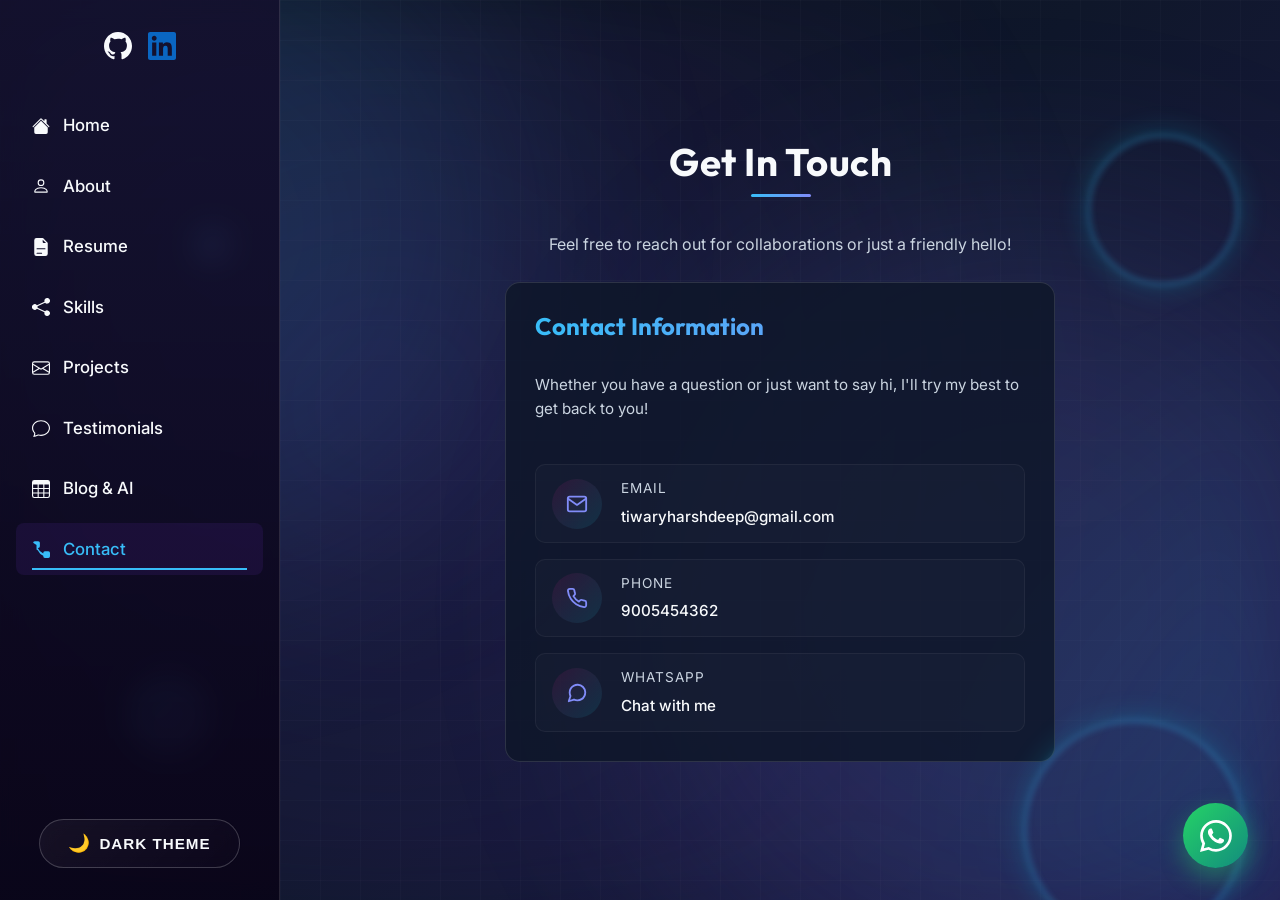
<file: contact.html>
<!DOCTYPE html>
<html lang="en">
<head>
    <meta charset="UTF-8">
    <meta name="viewport" content="width=device-width, initial-scale=1.0">
    <title>Harshdeep Tiwari - Contact</title>
    <!-- CSS Links -->
    <link rel="stylesheet" href="main.css">
    <link rel="stylesheet" href="layout.css">
    <link rel="stylesheet" href="animations.css">
</head>
<body>
    
    <!-- Left Sidebar -->
    <aside class="sidebar">
        <div class="sidebar-profile">
            <div class="sidebar-socials" style="display: flex; justify-content: center; gap: 1rem;">
                <a href="https://github.com/tiwaryharshdeep-ui" target="_blank" rel="noopener noreferrer" style="color: var(--text-color); transition: transform 0.3s, color 0.3s;" onmouseover="this.style.transform='scale(1.2)'; this.style.color='var(--primary-accent)';" onmouseout="this.style.transform='scale(1)'; this.style.color='var(--text-color)';" title="GitHub">
                    <svg width="28" height="28" viewBox="0 0 24 24" fill="currentColor" xmlns="http://www.w3.org/2000/svg"><path d="M12 0C5.37 0 0 5.373 0 12c0 5.302 3.438 9.8 8.207 11.387.6.113.793-.261.793-.577v-2.234c-3.338.726-4.033-1.416-4.033-1.416-.546-1.387-1.333-1.756-1.333-1.756-1.089-.745.083-.729.083-.729 1.205.084 1.839 1.237 1.839 1.237 1.07 1.834 2.807 1.304 3.492.997.107-.775.418-1.305.762-1.604-2.665-.305-5.467-1.334-5.467-5.931 0-1.311.469-2.381 1.236-3.221-.124-.303-.535-1.524.117-3.176 0 0 1.008-.322 3.301 1.23A11.509 11.509 0 0112 5.803c1.02.005 2.047.138 3.006.404 2.291-1.552 3.297-1.23 3.297-1.23.653 1.653.242 2.874.118 3.176.77.84 1.235 1.911 1.235 3.221 0 4.609-2.807 5.624-5.479 5.921.43.372.823 1.102.823 2.222v3.293c0 .319.192.694.801.576C20.566 21.797 24 17.3 24 12c0-6.627-5.373-12-12-12z"/></svg>
                </a>
                <a href="https://www.linkedin.com/in/harshdeep-tiwari-464042344" target="_blank" rel="noopener noreferrer" style="transition: transform 0.3s;" onmouseover="this.style.transform='scale(1.2)'" onmouseout="this.style.transform='scale(1)'" title="LinkedIn">
                    <svg width="28" height="28" viewBox="0 0 24 24" fill="#0A66C2" xmlns="http://www.w3.org/2000/svg"><path d="M20.447 20.452h-3.554v-5.569c0-1.328-.027-3.037-1.852-3.037-1.853 0-2.136 1.445-2.136 2.939v5.667H9.351V9h3.414v1.561h.046c.477-.9 1.637-1.85 3.37-1.85 3.601 0 4.267 2.37 4.267 5.455v6.286zM5.337 7.433c-1.144 0-2.063-.926-2.063-2.065 0-1.138.92-2.063 2.063-2.063 1.14 0 2.064.925 2.064 2.063 0 1.139-.925 2.065-2.064 2.065zm1.782 13.019H3.555V9h3.564v11.452zM22.225 0H1.771C.792 0 0 .774 0 1.729v20.542C0 23.227.792 24 1.771 24h20.451C23.2 24 24 23.227 24 22.271V1.729C24 .774 23.2 0 22.222 0h.003z"/></svg>
                </a>
            </div>
        </div>
        <nav class="sidebar-nav">
            <ul class="nav-links">
                <li><a href="index.html">Home</a></li>
                <li><a href="about.html">About</a></li>
                <li><a href="resume.html">Resume</a></li>
                <li><a href="skills.html">Skills</a></li>
                <li><a href="projects.html">Projects</a></li>
                <li><a href="testimonials.html">Testimonials</a></li>
                <li><a href="blog.html">Blog & AI</a></li>
                <li><a href="contact.html" class="active">Contact</a></li>
            </ul>
        </nav>
        <div class="sidebar-footer">
            <button id="theme-toggle" class="theme-toggle-btn" aria-label="Toggle theme">☀️ Theme</button>
        </div>
    </aside>

    <!-- Main Content -->
    <main class="main-content" style="height: 100vh; overflow: hidden; display: flex; align-items: center;">
        <section id="contact" style="width: 100%; padding: 0;">
            <div class="container">
                <div class="section-header" style="margin-bottom: 1.2rem;">
                    <h2 class="section-title">Get In Touch</h2>
                </div>
                <p class="contact-desc text-center" style="margin-bottom: 1.5rem; font-size: 1rem;">Feel free to reach out for collaborations or just a friendly hello!</p>
                
                <div class="contact-grid" style="grid-template-columns: 1fr; max-width: 550px; margin: 0 auto;">
                    <div class="contact-info card" style="padding: 1.8rem;">
                        <h3 style="font-size: 1.5rem; margin-bottom: 0.5rem;">Contact Information</h3>
                        <p class="info-text" style="margin-bottom: 1.2rem; font-size: 0.95rem;">Whether you have a question or just want to say hi, I'll try my best to get back to you!</p>
                        
                        <div class="contact-methods" style="gap: 1rem;">
                            <div class="contact-method" style="padding: 0.8rem 1rem;">
                                <div class="method-icon">
                                    <svg width="22" height="22" viewBox="0 0 24 24" fill="none" stroke="currentColor" stroke-width="2" stroke-linecap="round" stroke-linejoin="round"><path d="M4 4h16c1.1 0 2 .9 2 2v12c0 1.1-.9 2-2 2H4c-1.1 0-2-.9-2-2V6c0-1.1.9-2 2-2z"></path><polyline points="22,6 12,13 2,6"></polyline></svg>
                                </div>
                                <div class="method-details">
                                    <span class="method-title" style="font-size: 0.85rem;">Email</span>
                                    <a href="#" class="contact-link action-modal-trigger" data-type="email" data-target="tiwaryharshdeep@gmail.com" style="font-size: 0.95rem;">tiwaryharshdeep@gmail.com</a>
                                </div>
                            </div>
                            
                            <div class="contact-method" style="padding: 0.8rem 1rem;">
                                <div class="method-icon">
                                    <svg width="22" height="22" viewBox="0 0 24 24" fill="none" stroke="currentColor" stroke-width="2" stroke-linecap="round" stroke-linejoin="round"><path d="M22 16.92v3a2 2 0 0 1-2.18 2 19.79 19.79 0 0 1-8.63-3.07 19.5 19.5 0 0 1-6-6 19.79 19.79 0 0 1-3.07-8.67A2 2 0 0 1 4.11 2h3a2 2 0 0 1 2 1.72 12.84 12.84 0 0 0 .7 2.81 2 2 0 0 1-.45 2.11L8.09 9.91a16 16 0 0 0 6 6l1.27-1.27a2 2 0 0 1 2.11-.45 12.84 12.84 0 0 0 2.81.7A2 2 0 0 1 22 16.92z"></path></svg>
                                </div>
                                <div class="method-details">
                                    <span class="method-title" style="font-size: 0.85rem;">Phone</span>
                                    <a href="tel:+919005454362" class="contact-link" style="font-size: 0.95rem;">9005454362</a>
                                </div>
                            </div>
                            
                            <div class="contact-method" style="padding: 0.8rem 1rem;">
                                <div class="method-icon">
                                    <svg width="22" height="22" viewBox="0 0 24 24" fill="none" stroke="currentColor" stroke-width="2" stroke-linecap="round" stroke-linejoin="round"><path d="M21 11.5a8.38 8.38 0 0 1-.9 3.8 8.5 8.5 0 0 1-7.6 4.7 8.38 8.38 0 0 1-3.8-.9L3 21l1.9-5.7a8.38 8.38 0 0 1-.9-3.8 8.5 8.5 0 0 1 4.7-7.6 8.38 8.38 0 0 1 3.8-.9h.5a8.48 8.48 0 0 1 8 8v.5z"></path></svg>
                                </div>
                                <div class="method-details">
                                    <span class="method-title" style="font-size: 0.85rem;">WhatsApp</span>
                                    <a href="#" class="contact-link action-modal-trigger" data-type="whatsapp" data-target="919005454362" style="font-size: 0.95rem;">Chat with me</a>
                                </div>
                            </div>
                        </div>
                    </div>
                </div>
            </div>
        </section>
    <!-- Action Modal -->
    <div id="action-modal" class="modal">
        <div class="modal-content card">
            <span class="close-modal">&times;</span>
            <h3 id="modal-title" style="margin-bottom: 0.5rem; background: linear-gradient(to right, var(--primary-accent), var(--secondary-accent)); -webkit-background-clip: text; -webkit-text-fill-color: transparent;">Please enter your details</h3>
            <p style="color: var(--text-muted); margin-bottom: 1.5rem;">Let me know a bit about you before we connect.</p>
            <form id="action-form" class="contact-form">
                <input type="hidden" id="action-type" value="">
                <input type="hidden" id="action-target" value="">
                <div class="form-group">
                    <input type="text" id="action-name" name="name" class="form-input" placeholder="Your Name" required>
                </div>
                <div class="form-group">
                    <input type="text" id="action-purpose" name="purpose" class="form-input" placeholder="Purpose of contact / Message" required>
                </div>
                <button type="submit" class="btn btn-primary submit-btn">
                    <span>Continue</span>
                </button>
            </form>
        </div>
    </div>
    </main>

    <!-- JS Scripts -->
    <script src="data.js"></script>
    <script src="navigation.js"></script>
    <script src="main.js"></script>
</body>
</html>
</file>
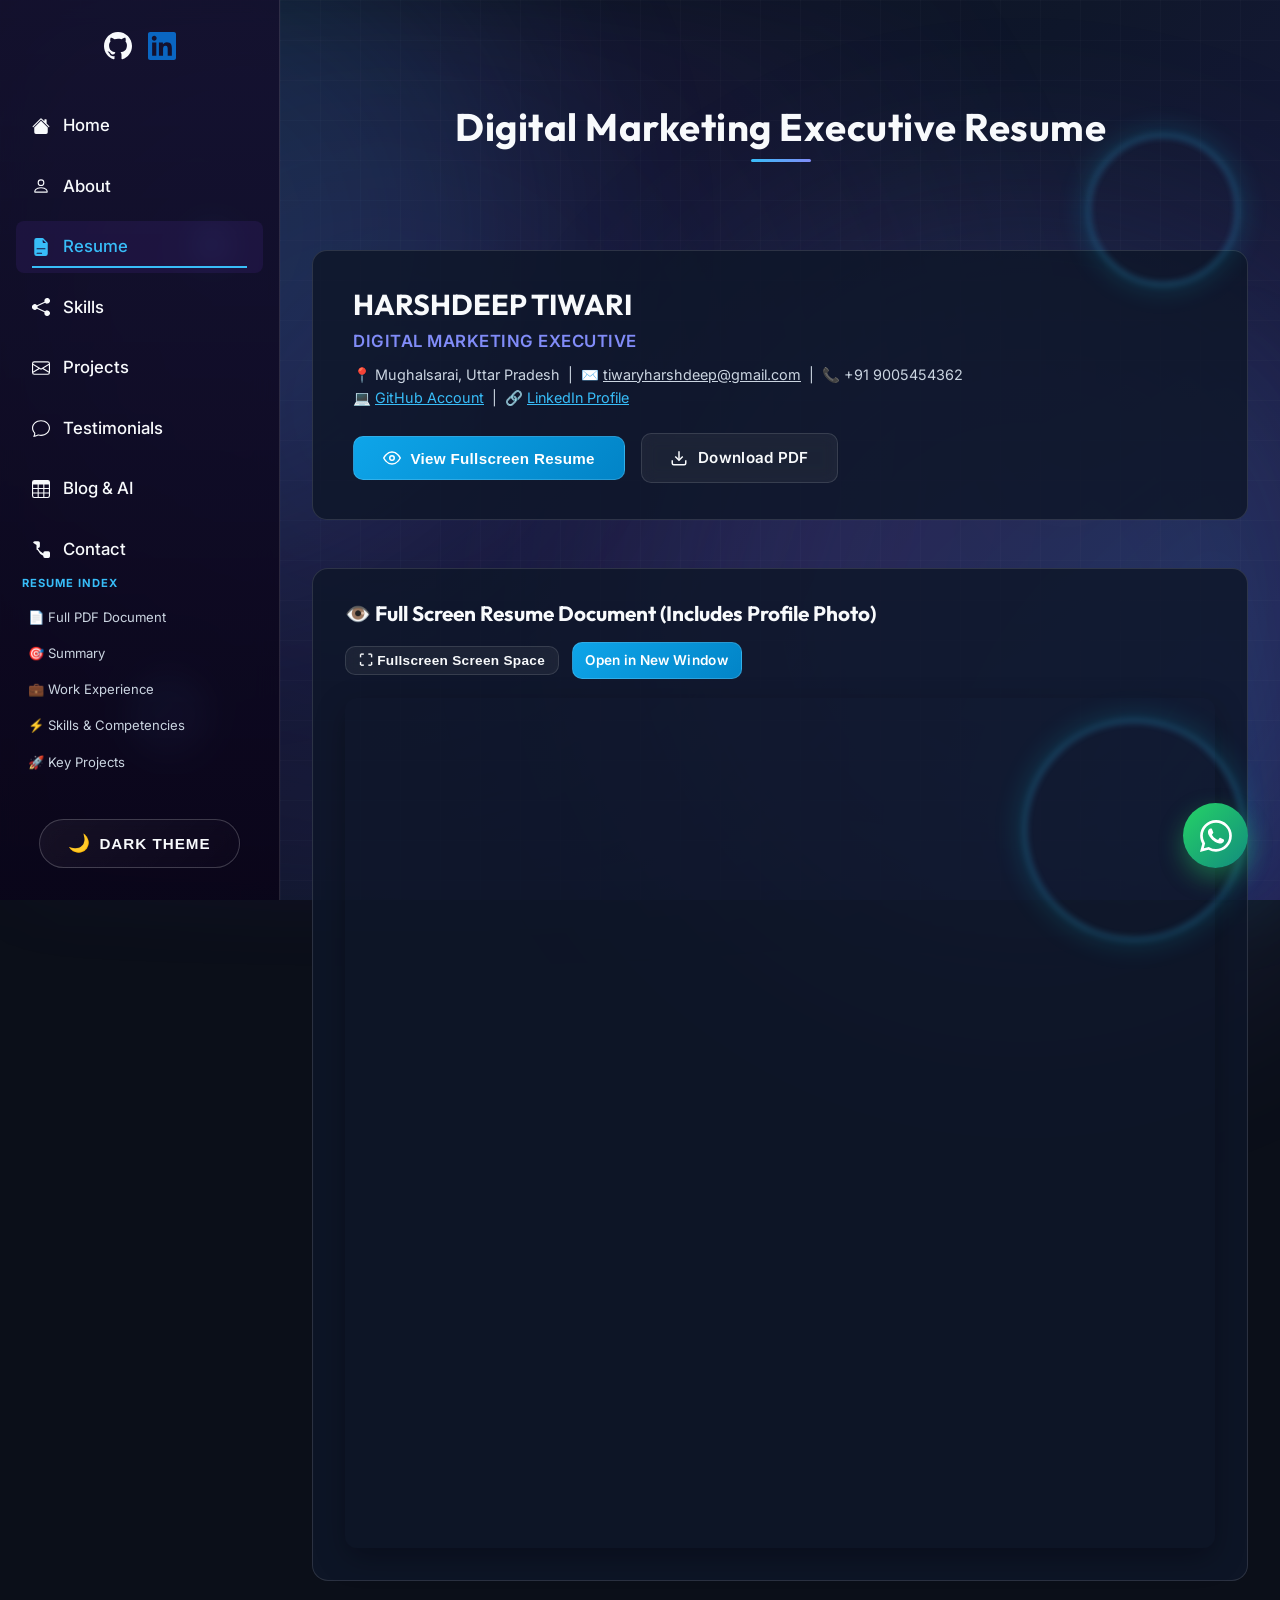
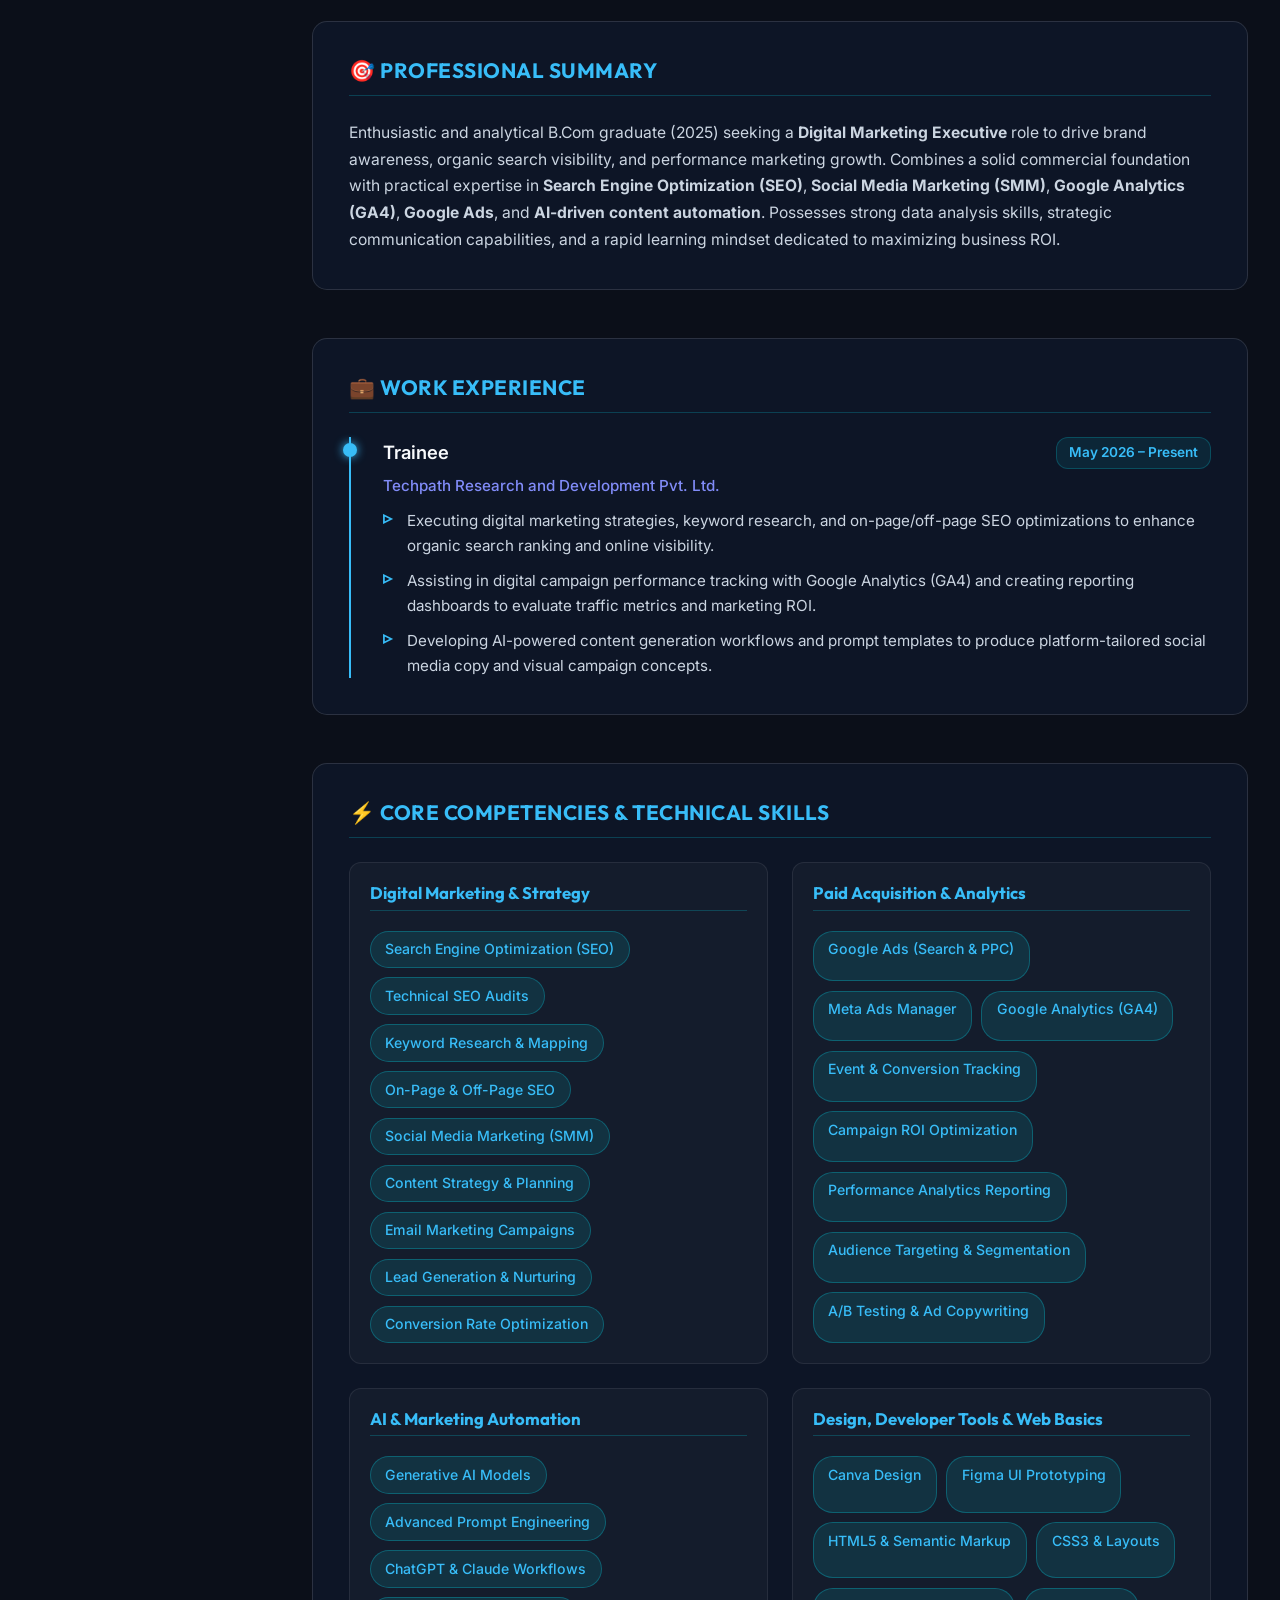
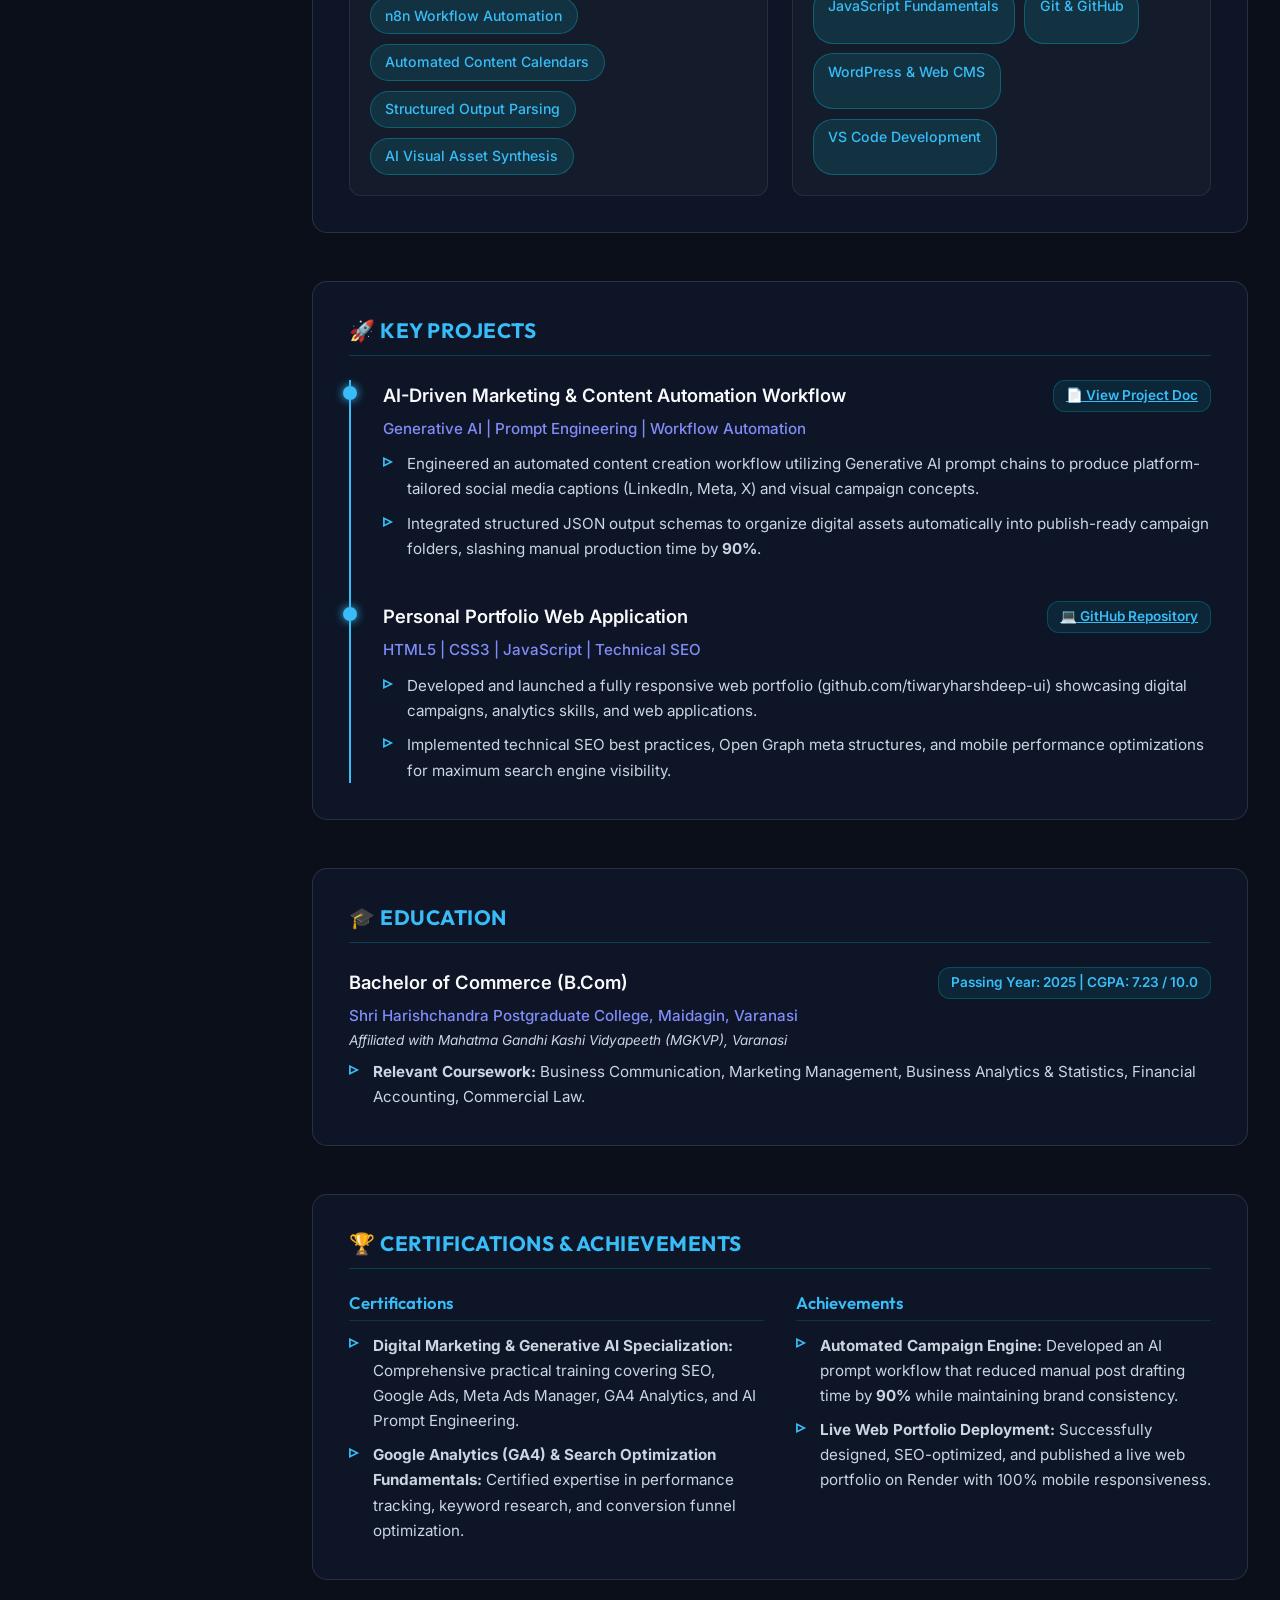
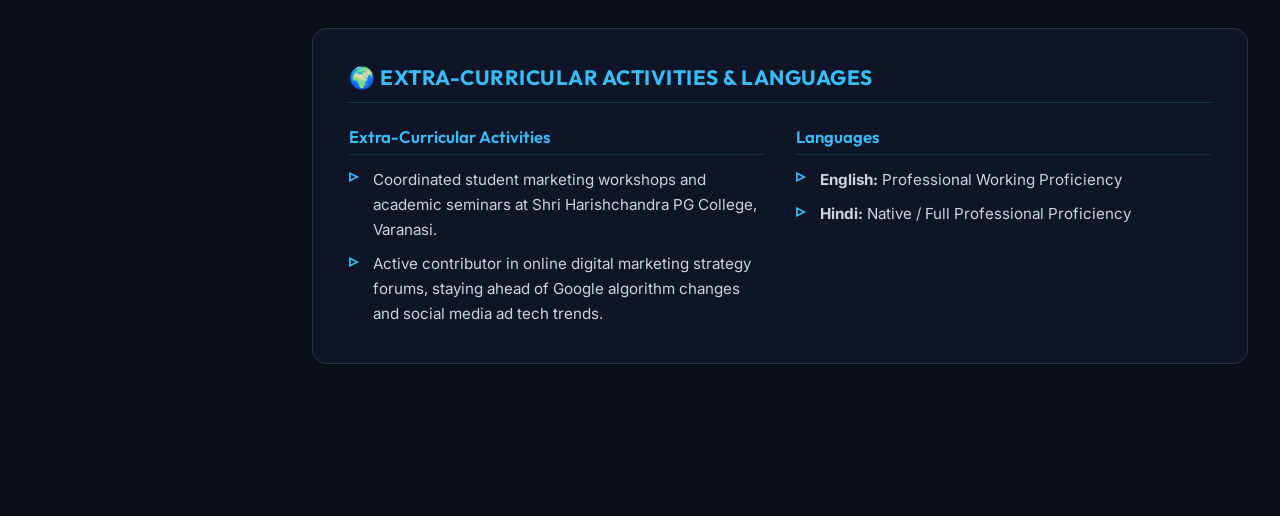
<file: resume.html>
<!DOCTYPE html>
<html lang="en">
<head>
    <meta charset="UTF-8">
    <meta name="viewport" content="width=device-width, initial-scale=1.0">
    <title>Harshdeep Tiwari - Digital Marketing Executive ATS Resume</title>
    <!-- CSS Links -->
    <link rel="stylesheet" href="main.css">
    <link rel="stylesheet" href="layout.css">
    <link rel="stylesheet" href="animations.css">
    <!-- SEO Meta Tags -->
    <meta name="description" content="Harshdeep Tiwari - Digital Marketing Executive ATS Resume. B.Com 2025 Graduate specializing in SEO, Google Analytics GA4, Paid Ads, and AI Automation.">
    <meta name="keywords" content="Harshdeep Tiwari, Digital Marketing Executive, ATS Resume, B.Com, SEO, SMM, Google Analytics, Meta Ads, Generative AI">
    <meta name="author" content="Harshdeep Tiwari">
</head>
<body>
    
    <!-- Left Sidebar -->
    <aside class="sidebar">
        <div class="sidebar-profile">
            <div class="sidebar-socials" style="display: flex; justify-content: center; gap: 1rem;">
                <a href="https://github.com/tiwaryharshdeep-ui" target="_blank" rel="noopener noreferrer" style="color: var(--text-color); transition: transform 0.3s, color 0.3s;" onmouseover="this.style.transform='scale(1.2)'; this.style.color='var(--primary-accent)';" onmouseout="this.style.transform='scale(1)'; this.style.color='var(--text-color)';" title="GitHub Account">
                    <svg width="28" height="28" viewBox="0 0 24 24" fill="currentColor" xmlns="http://www.w3.org/2000/svg"><path d="M12 0C5.37 0 0 5.373 0 12c0 5.302 3.438 9.8 8.207 11.387.6.113.793-.261.793-.577v-2.234c-3.338.726-4.033-1.416-4.033-1.416-.546-1.387-1.333-1.756-1.333-1.756-1.089-.745.083-.729.083-.729 1.205.084 1.839 1.237 1.839 1.237 1.07 1.834 2.807 1.304 3.492.997.107-.775.418-1.305.762-1.604-2.665-.305-5.467-1.334-5.467-5.931 0-1.311.469-2.381 1.236-3.221-.124-.303-.535-1.524.117-3.176 0 0 1.008-.322 3.301 1.23A11.509 11.509 0 0112 5.803c1.02.005 2.047.138 3.006.404 2.291-1.552 3.297-1.23 3.297-1.23.653 1.653.242 2.874.118 3.176.77.84 1.235 1.911 1.235 3.221 0 4.609-2.807 5.624-5.479 5.921.43.372.823 1.102.823 2.222v3.293c0 .319.192.694.801.576C20.566 21.797 24 17.3 24 12c0-6.627-5.373-12-12-12z"/></svg>
                </a>
                <a href="https://www.linkedin.com/in/harshdeep-tiwari-464042344" target="_blank" rel="noopener noreferrer" style="transition: transform 0.3s;" onmouseover="this.style.transform='scale(1.2)'" onmouseout="this.style.transform='scale(1)'" title="LinkedIn">
                    <svg width="28" height="28" viewBox="0 0 24 24" fill="#0A66C2" xmlns="http://www.w3.org/2000/svg"><path d="M20.447 20.452h-3.554v-5.569c0-1.328-.027-3.037-1.852-3.037-1.853 0-2.136 1.445-2.136 2.939v5.667H9.351V9h3.414v1.561h.046c.477-.9 1.637-1.85 3.37-1.85 3.601 0 4.267 2.37 4.267 5.455v6.286zM5.337 7.433c-1.144 0-2.063-.926-2.063-2.065 0-1.138.92-2.063 2.063-2.063 1.14 0 2.064.925 2.064 2.063 0 1.139-.925 2.065-2.064 2.065zm1.782 13.019H3.555V9h3.564v11.452zM22.225 0H1.771C.792 0 0 .774 0 1.729v20.542C0 23.227.792 24 1.771 24h20.451C23.2 24 24 23.227 24 22.271V1.729C24 .774 23.2 0 22.222 0h.003z"/></svg>
                </a>
            </div>
        </div>
        <nav class="sidebar-nav">
            <ul class="nav-links">
                <li><a href="index.html">Home</a></li>
                <li><a href="about.html">About</a></li>
                <li><a href="resume.html" class="active">Resume</a></li>
                <li><a href="skills.html">Skills</a></li>
                <li><a href="projects.html">Projects</a></li>
                <li><a href="testimonials.html">Testimonials</a></li>
                <li><a href="blog.html">Blog & AI</a></li>
                <li><a href="contact.html">Contact</a></li>
            </ul>

            <!-- Resume Sections Sub-Menu Inside Main Left Sidebar -->
            <div class="sidebar-resume-nav">
                <span class="sidebar-section-title">Resume Index</span>
                <ul class="sidebar-sub-links">
                    <li><a href="#pdf-viewer-section" class="sidebar-sub-link active">📄 Full PDF Document</a></li>
                    <li><a href="#summary-section" class="sidebar-sub-link">🎯 Summary</a></li>
                    <li><a href="#experience-section" class="sidebar-sub-link">💼 Work Experience</a></li>
                    <li><a href="#skills-section" class="sidebar-sub-link">⚡ Skills & Competencies</a></li>
                    <li><a href="#projects-section" class="sidebar-sub-link">🚀 Key Projects</a></li>
                    <li><a href="#education-section" class="sidebar-sub-link">🎓 Education</a></li>
                    <li><a href="#certifications-section" class="sidebar-sub-link">🏆 Certifications</a></li>
                    <li><a href="#languages-section" class="sidebar-sub-link">🌍 Languages & Activities</a></li>
                </ul>
            </div>
        </nav>
        <div class="sidebar-footer">
            <button id="theme-toggle" class="theme-toggle-btn" aria-label="Toggle theme">☀️ Theme</button>
        </div>
    </aside>

    <!-- Main Content Dashboard -->
    <main class="main-content">
        <section id="resume">
            <div class="container" style="max-width: 1050px;">
                <div class="section-header">
                    <h2 class="section-title">Digital Marketing Executive Resume</h2>
                </div>

                <!-- Header Banner Card -->
                <div class="card card-glow resume-header-card">
                    <div>
                        <h3 style="font-size: 1.8rem; margin-bottom: 0.4rem; color: var(--text-color);">HARSHDEEP TIWARI</h3>
                        <p style="color: var(--secondary-accent); font-weight: 600; font-size: 1.05rem; margin-bottom: 0.5rem; letter-spacing: 0.5px;">DIGITAL MARKETING EXECUTIVE</p>
                        <p style="color: var(--text-muted); font-size: 0.9rem; line-height: 1.6;">
                            📍 Mughalsarai, Uttar Pradesh &nbsp;|&nbsp; ✉️ <a href="mailto:tiwaryharshdeep@gmail.com" style="color: var(--text-muted); text-decoration: underline;">tiwaryharshdeep@gmail.com</a> &nbsp;|&nbsp; 📞 +91 9005454362<br>
                            💻 <a href="https://github.com/tiwaryharshdeep-ui" target="_blank" rel="noopener noreferrer" style="color: var(--primary-accent); text-decoration: underline;">GitHub Account</a> &nbsp;|&nbsp; 🔗 <a href="https://www.linkedin.com/in/harshdeep-tiwari-464042344" target="_blank" rel="noopener noreferrer" style="color: var(--primary-accent); text-decoration: underline;">LinkedIn Profile</a>
                        </p>
                    </div>
                    <div class="resume-download-box">
                        <button id="view-resume-btn" onclick="openFullscreenResume()" class="btn btn-primary" style="cursor: pointer;">
                            <svg width="18" height="18" viewBox="0 0 24 24" fill="none" stroke="currentColor" stroke-width="2"><path d="M1 12s4-8 11-8 11 8 11 8-4 8-11 8-11-8-11-8z"></path><circle cx="12" cy="12" r="3"></circle></svg>
                            View Fullscreen Resume
                        </button>
                        <a href="pdf/Harshdeep_Tiwari_Resume.pdf" download="Harshdeep_Tiwari_Resume.pdf" target="_blank" rel="noopener noreferrer" class="btn btn-secondary">
                            <svg width="18" height="18" viewBox="0 0 24 24" fill="none" stroke="currentColor" stroke-width="2"><path d="M21 15v4a2 2 0 0 1-2 2H5a2 2 0 0 1-2-2v-4"></path><polyline points="7 10 12 15 17 10"></polyline><line x1="12" y1="15" x2="12" y2="3"></line></svg>
                            Download PDF
                        </a>
                    </div>
                </div>

                <!-- Fullscreen Live PDF View Section -->
                <div id="pdf-viewer-section" class="pdf-viewer-card card-glow" style="margin-bottom: 2.5rem;">
                    <div style="display: flex; justify-content: space-between; align-items: center; margin-bottom: 1.2rem; flex-wrap: wrap; gap: 1rem;">
                        <h3 style="color: var(--text-color); font-size: 1.3rem; margin: 0; display: flex; align-items: center; gap: 0.5rem;">
                            <span>👁️ Full Screen Resume Document (Includes Profile Photo)</span>
                        </h3>
                        <div style="display: flex; gap: 0.8rem; align-items: center;">
                            <button onclick="openFullscreenResume()" class="btn btn-secondary" style="font-size: 0.85rem; padding: 0.4rem 0.8rem;">
                                ⛶ Fullscreen Screen Space
                            </button>
                            <a href="pdf/Harshdeep_Tiwari_Resume.pdf" target="_blank" class="btn btn-primary" style="font-size: 0.85rem; padding: 0.4rem 0.8rem;">
                                Open in New Window
                            </a>
                        </div>
                    </div>
                    <div class="pdf-iframe-wrapper">
                        <iframe src="pdf/Harshdeep_Tiwari_Resume.pdf#toolbar=1&navpanes=0&view=FitH" class="pdf-iframe" title="Harshdeep Tiwari Digital Marketing Executive Resume PDF"></iframe>
                    </div>
                </div>

                <!-- Section: Professional Summary -->
                <div id="summary-section" class="resume-section card card-glow" style="padding: 2.25rem;">
                    <h3 class="resume-section-title">
                        <span>🎯 PROFESSIONAL SUMMARY</span>
                    </h3>
                    <p style="color: var(--text-muted); font-size: 0.98rem; line-height: 1.7;">
                        Enthusiastic and analytical B.Com graduate (2025) seeking a <strong>Digital Marketing Executive</strong> role to drive brand awareness, organic search visibility, and performance marketing growth. Combines a solid commercial foundation with practical expertise in <strong>Search Engine Optimization (SEO)</strong>, <strong>Social Media Marketing (SMM)</strong>, <strong>Google Analytics (GA4)</strong>, <strong>Google Ads</strong>, and <strong>AI-driven content automation</strong>. Possesses strong data analysis skills, strategic communication capabilities, and a rapid learning mindset dedicated to maximizing business ROI.
                    </p>
                </div>

                <!-- Section: Work Experience -->
                <div id="experience-section" class="resume-section card card-glow" style="padding: 2.25rem;">
                    <h3 class="resume-section-title">
                        <span>💼 WORK EXPERIENCE</span>
                    </h3>
                    <div class="resume-timeline">
                        <div class="resume-timeline-item">
                            <div class="resume-item-header">
                                <span class="resume-item-title">Trainee</span>
                                <span class="resume-item-date" style="font-weight: 600; color: var(--primary-accent);">May 2026 – Present</span>
                            </div>
                            <div class="resume-item-subtitle" style="margin-bottom: 0.5rem;">Techpath Research and Development Pvt. Ltd.</div>
                            <ul class="resume-bullet-list">
                                <li>Executing digital marketing strategies, keyword research, and on-page/off-page SEO optimizations to enhance organic search ranking and online visibility.</li>
                                <li>Assisting in digital campaign performance tracking with Google Analytics (GA4) and creating reporting dashboards to evaluate traffic metrics and marketing ROI.</li>
                                <li>Developing AI-powered content generation workflows and prompt templates to produce platform-tailored social media copy and visual campaign concepts.</li>
                            </ul>
                        </div>
                    </div>
                </div>

                <!-- Section: Core Competencies & Technical Skills -->
                <div id="skills-section" class="resume-section card card-glow" style="padding: 2.25rem;">
                    <h3 class="resume-section-title">
                        <span>⚡ CORE COMPETENCIES & TECHNICAL SKILLS</span>
                    </h3>
                    <div class="resume-skills-grid">
                        <div class="resume-skill-box">
                            <h4 style="color: var(--primary-accent); font-size: 1.05rem; margin-bottom: 0.5rem; border-bottom: 1px solid rgba(0, 240, 255, 0.2); padding-bottom: 0.4rem;">Digital Marketing & Strategy</h4>
                            <div class="skill-tag-group">
                                <span class="skill-tag">Search Engine Optimization (SEO)</span>
                                <span class="skill-tag">Technical SEO Audits</span>
                                <span class="skill-tag">Keyword Research & Mapping</span>
                                <span class="skill-tag">On-Page & Off-Page SEO</span>
                                <span class="skill-tag">Social Media Marketing (SMM)</span>
                                <span class="skill-tag">Content Strategy & Planning</span>
                                <span class="skill-tag">Email Marketing Campaigns</span>
                                <span class="skill-tag">Lead Generation & Nurturing</span>
                                <span class="skill-tag">Conversion Rate Optimization</span>
                            </div>
                        </div>

                        <div class="resume-skill-box">
                            <h4 style="color: var(--primary-accent); font-size: 1.05rem; margin-bottom: 0.5rem; border-bottom: 1px solid rgba(0, 240, 255, 0.2); padding-bottom: 0.4rem;">Paid Acquisition & Analytics</h4>
                            <div class="skill-tag-group">
                                <span class="skill-tag">Google Ads (Search & PPC)</span>
                                <span class="skill-tag">Meta Ads Manager</span>
                                <span class="skill-tag">Google Analytics (GA4)</span>
                                <span class="skill-tag">Event & Conversion Tracking</span>
                                <span class="skill-tag">Campaign ROI Optimization</span>
                                <span class="skill-tag">Performance Analytics Reporting</span>
                                <span class="skill-tag">Audience Targeting & Segmentation</span>
                                <span class="skill-tag">A/B Testing & Ad Copywriting</span>
                            </div>
                        </div>

                        <div class="resume-skill-box">
                            <h4 style="color: var(--primary-accent); font-size: 1.05rem; margin-bottom: 0.5rem; border-bottom: 1px solid rgba(0, 240, 255, 0.2); padding-bottom: 0.4rem;">AI & Marketing Automation</h4>
                            <div class="skill-tag-group">
                                <span class="skill-tag">Generative AI Models</span>
                                <span class="skill-tag">Advanced Prompt Engineering</span>
                                <span class="skill-tag">ChatGPT & Claude Workflows</span>
                                <span class="skill-tag">n8n Workflow Automation</span>
                                <span class="skill-tag">Automated Content Calendars</span>
                                <span class="skill-tag">Structured Output Parsing</span>
                                <span class="skill-tag">AI Visual Asset Synthesis</span>
                            </div>
                        </div>

                        <div class="resume-skill-box">
                            <h4 style="color: var(--primary-accent); font-size: 1.05rem; margin-bottom: 0.5rem; border-bottom: 1px solid rgba(0, 240, 255, 0.2); padding-bottom: 0.4rem;">Design, Developer Tools & Web Basics</h4>
                            <div class="skill-tag-group">
                                <span class="skill-tag">Canva Design</span>
                                <span class="skill-tag">Figma UI Prototyping</span>
                                <span class="skill-tag">HTML5 & Semantic Markup</span>
                                <span class="skill-tag">CSS3 & Layouts</span>
                                <span class="skill-tag">JavaScript Fundamentals</span>
                                <span class="skill-tag">Git & GitHub</span>
                                <span class="skill-tag">WordPress & Web CMS</span>
                                <span class="skill-tag">VS Code Development</span>
                            </div>
                        </div>
                    </div>
                </div>

                <!-- Section: Projects -->
                <div id="projects-section" class="resume-section card card-glow" style="padding: 2.25rem;">
                    <h3 class="resume-section-title">
                        <span>🚀 KEY PROJECTS</span>
                    </h3>
                    <div class="resume-timeline">
                        <!-- Project 1 -->
                        <div class="resume-timeline-item">
                            <div class="resume-item-header">
                                <span class="resume-item-title">AI-Driven Marketing & Content Automation Workflow</span>
                                <a href="pdf/AI_Driven_Marketing_Automation.pdf" target="_blank" class="resume-item-date" style="color: var(--primary-accent); text-decoration: underline;">📄 View Project Doc</a>
                            </div>
                            <div class="resume-item-subtitle">Generative AI | Prompt Engineering | Workflow Automation</div>
                            <ul class="resume-bullet-list">
                                <li>Engineered an automated content creation workflow utilizing Generative AI prompt chains to produce platform-tailored social media captions (LinkedIn, Meta, X) and visual campaign concepts.</li>
                                <li>Integrated structured JSON output schemas to organize digital assets automatically into publish-ready campaign folders, slashing manual production time by <strong>90%</strong>.</li>
                            </ul>
                        </div>

                        <!-- Project 2 -->
                        <div class="resume-timeline-item">
                            <div class="resume-item-header">
                                <span class="resume-item-title">Personal Portfolio Web Application</span>
                                <a href="https://github.com/tiwaryharshdeep-ui" target="_blank" class="resume-item-date" style="color: var(--primary-accent); text-decoration: underline;">💻 GitHub Repository</a>
                            </div>
                            <div class="resume-item-subtitle">HTML5 | CSS3 | JavaScript | Technical SEO</div>
                            <ul class="resume-bullet-list">
                                <li>Developed and launched a fully responsive web portfolio (github.com/tiwaryharshdeep-ui) showcasing digital campaigns, analytics skills, and web applications.</li>
                                <li>Implemented technical SEO best practices, Open Graph meta structures, and mobile performance optimizations for maximum search engine visibility.</li>
                            </ul>
                        </div>
                    </div>
                </div>

                <!-- Section: Education -->
                <div id="education-section" class="resume-section card card-glow" style="padding: 2.25rem;">
                    <h3 class="resume-section-title">
                        <span>🎓 EDUCATION</span>
                    </h3>
                    <div class="resume-item-header">
                        <span class="resume-item-title">Bachelor of Commerce (B.Com)</span>
                        <span class="resume-item-date" style="font-weight: 600; color: var(--primary-accent);">Passing Year: 2025 | CGPA: 7.23 / 10.0</span>
                    </div>
                    <div class="resume-item-subtitle" style="margin-top: 0.2rem;">Shri Harishchandra Postgraduate College, Maidagin, Varanasi</div>
                    <p style="color: var(--text-muted); font-size: 0.85rem; margin-top: 0.2rem; font-style: italic;">Affiliated with Mahatma Gandhi Kashi Vidyapeeth (MGKVP), Varanasi</p>
                    <ul class="resume-bullet-list" style="margin-top: 0.5rem;">
                        <li><strong>Relevant Coursework:</strong> Business Communication, Marketing Management, Business Analytics & Statistics, Financial Accounting, Commercial Law.</li>
                    </ul>
                </div>

                <!-- Section: Certifications & Achievements -->
                <div id="certifications-section" class="resume-section card card-glow" style="padding: 2.25rem;">
                    <h3 class="resume-section-title">
                        <span>🏆 CERTIFICATIONS & ACHIEVEMENTS</span>
                    </h3>
                    <div style="display: grid; grid-template-columns: repeat(auto-fit, minmax(300px, 1fr)); gap: 2rem;">
                        <div>
                            <h4 style="color: var(--primary-accent); font-size: 1.05rem; font-weight: 600; margin-bottom: 0.75rem; border-bottom: 1px solid rgba(0, 240, 255, 0.15); padding-bottom: 0.4rem;">Certifications</h4>
                            <ul class="resume-bullet-list">
                                <li><strong>Digital Marketing & Generative AI Specialization:</strong> Comprehensive practical training covering SEO, Google Ads, Meta Ads Manager, GA4 Analytics, and AI Prompt Engineering.</li>
                                <li><strong>Google Analytics (GA4) & Search Optimization Fundamentals:</strong> Certified expertise in performance tracking, keyword research, and conversion funnel optimization.</li>
                            </ul>
                        </div>
                        <div>
                            <h4 style="color: var(--primary-accent); font-size: 1.05rem; font-weight: 600; margin-bottom: 0.75rem; border-bottom: 1px solid rgba(0, 240, 255, 0.15); padding-bottom: 0.4rem;">Achievements</h4>
                            <ul class="resume-bullet-list">
                                <li><strong>Automated Campaign Engine:</strong> Developed an AI prompt workflow that reduced manual post drafting time by <strong>90%</strong> while maintaining brand consistency.</li>
                                <li><strong>Live Web Portfolio Deployment:</strong> Successfully designed, SEO-optimized, and published a live web portfolio on Render with 100% mobile responsiveness.</li>
                            </ul>
                        </div>
                    </div>
                </div>

                <!-- Section: Extra-Curricular & Languages -->
                <div id="languages-section" class="resume-section card card-glow" style="padding: 2.25rem;">
                    <h3 class="resume-section-title">
                        <span>🌍 EXTRA-CURRICULAR ACTIVITIES & LANGUAGES</span>
                    </h3>
                    <div style="display: grid; grid-template-columns: repeat(auto-fit, minmax(300px, 1fr)); gap: 2rem;">
                        <div>
                            <h4 style="color: var(--primary-accent); font-size: 1.05rem; font-weight: 600; margin-bottom: 0.75rem; border-bottom: 1px solid rgba(0, 240, 255, 0.15); padding-bottom: 0.4rem;">Extra-Curricular Activities</h4>
                            <ul class="resume-bullet-list">
                                <li>Coordinated student marketing workshops and academic seminars at Shri Harishchandra PG College, Varanasi.</li>
                                <li>Active contributor in online digital marketing strategy forums, staying ahead of Google algorithm changes and social media ad tech trends.</li>
                            </ul>
                        </div>
                        <div>
                            <h4 style="color: var(--primary-accent); font-size: 1.05rem; font-weight: 600; margin-bottom: 0.75rem; border-bottom: 1px solid rgba(0, 240, 255, 0.15); padding-bottom: 0.4rem;">Languages</h4>
                            <ul class="resume-bullet-list">
                                <li><strong>English:</strong> Professional Working Proficiency</li>
                                <li><strong>Hindi:</strong> Native / Full Professional Proficiency</li>
                            </ul>
                        </div>
                    </div>
                </div>

            </div>
        </section>
    </main>

    <!-- Fullscreen PDF Viewer Modal -->
    <div id="pdf-modal" class="pdf-modal">
        <div class="pdf-modal-content">
            <div class="pdf-modal-header">
                <h3 style="margin: 0; color: var(--primary-accent); font-size: 1.1rem; display: flex; align-items: center; gap: 0.5rem;">
                    <span>📄 Fullscreen Resume View - Harshdeep Tiwari</span>
                </h3>
                <div style="display: flex; gap: 0.8rem; align-items: center;">
                    <a href="pdf/Harshdeep_Tiwari_Resume.pdf" download="Harshdeep_Tiwari_Resume.pdf" class="btn btn-primary" style="font-size: 0.8rem; padding: 0.3rem 0.8rem;">Download PDF</a>
                    <button onclick="closeFullscreenResume()" style="background: transparent; border: none; color: #fff; font-size: 1.6rem; cursor: pointer; line-height: 1;" title="Close Fullscreen">&times;</button>
                </div>
            </div>
            <div class="pdf-modal-body">
                <iframe src="pdf/Harshdeep_Tiwari_Resume.pdf#toolbar=1&navpanes=0&view=FitH" style="width: 100vw; height: 100%; border: none;"></iframe>
            </div>
        </div>
    </div>

    <!-- JS Scripts -->
    <script>
        function openFullscreenResume() {
            const modal = document.getElementById('pdf-modal');
            modal.classList.add('show');
            if (modal.requestFullscreen) {
                modal.requestFullscreen().catch(() => {});
            } else if (modal.webkitRequestFullscreen) {
                modal.webkitRequestFullscreen().catch(() => {});
            }
        }

        function closeFullscreenResume() {
            const modal = document.getElementById('pdf-modal');
            modal.classList.remove('show');
            if (document.exitFullscreen) {
                document.exitFullscreen().catch(() => {});
            } else if (document.webkitExitFullscreen) {
                document.webkitExitFullscreen().catch(() => {});
            }
        }
    </script>
    <script src="data.js"></script>
    <script src="navigation.js"></script>
    <script src="main.js"></script>
</body>
</html>
</file>
<file: main.css>
@import url('https://fonts.googleapis.com/css2?family=Dancing+Script:wght@700&family=Inter:wght@300;400;500&family=Manrope:wght@400;500;600;700&family=Outfit:wght@500;700&family=Sora:wght@700&display=swap');

:root {
    /* Colors - Dark Mode (Deep Midnight Slate) */
    --bg-color: #0b0f19;
    --bg-gradient: linear-gradient(135deg, #0b0f19 0%, #0f172a 50%, #1e1b4b 100%);
    --primary-accent: #38bdf8; /* Sky Cyan */
    --secondary-accent: #818cf8; /* Violet Indigo */
    --accent-color: #10b981; /* Emerald */
    --highlight-color: #f59e0b; /* Amber */
    --text-color: #f8fafc; /* Crisp Slate White */
    --text-muted: #cbd5e1; /* Slate 300 - High Contrast Readable Text */
    --card-bg: rgba(15, 23, 42, 0.85);
    --border-color: rgba(255, 255, 255, 0.12);
    
    /* Typography */
    --font-body: 'Inter', sans-serif;
    --font-heading: 'Outfit', sans-serif;
    --font-script: 'Dancing Script', cursive;
    --font-name: 'Sora', sans-serif;
    --font-tagline: 'Manrope', sans-serif;
    
    /* Effects */
    --glow-primary: 0 0 20px rgba(56, 189, 248, 0.4);
    --glow-secondary: 0 0 20px rgba(129, 140, 248, 0.4);
    --transition: all 0.3s cubic-bezier(0.4, 0, 0.2, 1);
}

[data-theme="light"] {
    --bg-color: #f8fafc;
    --bg-gradient: linear-gradient(135deg, #ffffff 0%, #f1f5f9 100%);
    --primary-accent: #0284c7; /* Vibrant Sky Cyan/Blue */
    --secondary-accent: #4f46e5; /* Vibrant Indigo */
    --text-color: #0f172a; /* Deep Slate Black for Maximum Clarity */
    --text-muted: #334155; /* Slate 700 - Highly Legible Body Text */
    --card-bg: #ffffff; /* Crisp Solid White */
    --border-color: #cbd5e1; /* Crisp Slate Border */
    --glow-primary: 0 4px 15px rgba(2, 132, 199, 0.15);
    --glow-secondary: 0 4px 15px rgba(79, 70, 229, 0.15);
}

/* Custom Thin Scrollbar */
::-webkit-scrollbar {
    width: 6px;
    height: 6px;
}
::-webkit-scrollbar-track {
    background: var(--bg-color);
}
::-webkit-scrollbar-thumb {
    background: var(--secondary-accent);
    border-radius: 10px;
}
::-webkit-scrollbar-thumb:hover {
    background: var(--primary-accent);
}

/* Light Theme Typography & Readability Overrides */
[data-theme="light"] {
    color: #0f172a;
}

[data-theme="light"] .hero-name {
    background: linear-gradient(135deg, #0f172a 0%, #1e293b 100%) !important;
    -webkit-background-clip: text !important;
    -webkit-text-fill-color: transparent !important;
    filter: none !important;
}

[data-theme="light"] .highlight-name,
[data-theme="light"] .highlight-text {
    color: #0284c7 !important;
    -webkit-text-fill-color: #0284c7 !important;
    background: none !important;
}

[data-theme="light"] .hero-tagline {
    color: #0284c7 !important;
    -webkit-text-fill-color: #0284c7 !important;
    font-weight: 600 !important;
    filter: none !important;
}

[data-theme="light"] .hero-description,
[data-theme="light"] .section-paragraph,
[data-theme="light"] p {
    color: #334155 !important;
}

[data-theme="light"] .section-title,
[data-theme="light"] .section-subtitle,
[data-theme="light"] h1, 
[data-theme="light"] h2, 
[data-theme="light"] h3, 
[data-theme="light"] h4 {
    color: #0f172a !important;
    -webkit-text-fill-color: #0f172a !important;
    filter: none !important;
}

[data-theme="light"] .card {
    background: #ffffff !important;
    border-color: #cbd5e1 !important;
    box-shadow: 0 10px 30px -5px rgba(15, 23, 42, 0.06), 0 4px 6px -2px rgba(15, 23, 42, 0.04) !important;
}

[data-theme="light"] .sidebar {
    background: rgba(255, 255, 255, 0.96) !important;
    border-right-color: #cbd5e1 !important;
}

[data-theme="light"] .nav-links a {
    color: #1e293b !important;
}

[data-theme="light"] .nav-links a:hover,
[data-theme="light"] .nav-links a.active {
    background: rgba(2, 132, 199, 0.1) !important;
    color: #0284c7 !important;
}

[data-theme="light"] .btn-secondary,
[data-theme="light"] .btn-outline {
    background: #ffffff !important;
    color: #0f172a !important;
    border-color: #cbd5e1 !important;
}

[data-theme="light"] .btn-secondary:hover,
[data-theme="light"] .btn-outline:hover {
    background: #f1f5f9 !important;
    color: #0284c7 !important;
    border-color: #0284c7 !important;
}

[data-theme="light"] .section-badge {
    background: rgba(2, 132, 199, 0.1) !important;
    color: #0284c7 !important;
    border-color: rgba(2, 132, 199, 0.2) !important;
}

[data-theme="light"] .feature-box {
    background: #f8fafc !important;
    border-color: #e2e8f0 !important;
}

[data-theme="light"] .service-tags li {
    background: #f1f5f9 !important;
    color: #0284c7 !important;
    border-color: #cbd5e1 !important;
}

[data-theme="light"] .project-card .project-title,
[data-theme="light"] .project-title {
    color: #0284c7 !important;
    -webkit-text-fill-color: #0284c7 !important;
    background: none !important;
    filter: none !important;
}

[data-theme="light"] .project-card .project-tech {
    color: #4f46e5 !important;
}

[data-theme="light"] .project-card p {
    color: #334155 !important;
}

/* Base Reset */
*, *::before, *::after {
    box-sizing: border-box;
    margin: 0;
    padding: 0;
}

html {
    scroll-behavior: smooth;
}

body {
    background-color: var(--bg-color);
    background-image: var(--bg-gradient);
    background-size: cover;
    background-position: center;
    background-attachment: fixed;
    color: var(--text-color);
    font-family: var(--font-body);
    line-height: 1.6;
    overflow-x: hidden;
    -webkit-font-smoothing: antialiased;
}

h1, h2, h3, h4, h5, h6 {
    font-family: var(--font-heading);
    line-height: 1.2;
    margin-bottom: 1rem;
}

a {
    color: var(--secondary-accent);
    text-decoration: none;
    transition: var(--transition);
}

a:hover {
    color: var(--primary-accent);
}

ul {
    list-style: none;
}

img {
    max-width: 100%;
    display: block;
}

/* Global No Glow Overrides for all buttons */
.btn, .btn-primary, .btn-secondary, .btn-outline, .glow-effect, .theme-toggle-btn, .submit-btn, button {
    box-shadow: none !important;
}

.btn:hover, .btn-primary:hover, .btn-secondary:hover, .btn-outline:hover, .glow-effect:hover, .theme-toggle-btn:hover, .submit-btn:hover, button:hover {
    box-shadow: none !important;
    filter: none !important;
}
</file>
<file: layout.css>
/* Responsive Layout Containers */

.container {
    width: 100%;
    max-width: 1200px;
    margin: 0 auto;
    padding: 0 2rem;
}

section {
    padding: 6.5rem 0;
    position: relative;
}

.section-header {
    text-align: center;
    margin-bottom: 4.5rem;
}

.section-title {
    font-size: 2.4rem;
    font-weight: 700;
    letter-spacing: 0.5px;
    display: inline-block;
    position: relative;
    padding-bottom: 0.75rem;
}

.section-title::after {
    content: '';
    position: absolute;
    bottom: 0;
    left: 50%;
    transform: translateX(-50%);
    width: 60px;
    height: 3px;
    background: linear-gradient(90deg, var(--primary-accent), var(--secondary-accent));
    border-radius: 2px;
}

/* Grid Layouts */
.grid-2 {
    display: grid;
    grid-template-columns: repeat(2, 1fr);
    gap: 3rem;
}

.grid-3 {
    display: grid;
    grid-template-columns: repeat(3, 1fr);
    gap: 2rem;
}

/* Responsive adjustments */
@media (max-width: 992px) {
    section { padding: 4rem 0; }
    .grid-3 { grid-template-columns: repeat(2, 1fr); }
}

@media (max-width: 768px) {
    .container { padding: 0 1.5rem; }
    .grid-2 { grid-template-columns: 1fr; }
    .grid-3 { grid-template-columns: 1fr; }
    .section-title { font-size: 2rem; }
}

/* Hero Section Layout */
.hero-section {
    min-height: 85vh;
    display: flex;
    align-items: center;
    padding-top: 60px;
    padding-bottom: 60px;
}

.hero-container {
    display: grid;
    grid-template-columns: 1.15fr 0.85fr;
    align-items: center;
    justify-content: space-between;
    gap: 3.5rem;
    width: 100%;
}

.hero-content {
    display: flex;
    flex-direction: column;
    align-items: flex-start;
    text-align: left;
}

.hero-name {
    font-size: 3.2rem;
    font-weight: 800;
    margin-bottom: 0.8rem;
    font-family: var(--font-name);
    color: var(--text-color);
    line-height: 1.2;
    letter-spacing: -0.5px;
}

.highlight-name {
    background: linear-gradient(135deg, var(--primary-accent), var(--secondary-accent));
    -webkit-background-clip: text;
    -webkit-text-fill-color: transparent;
}

.hero-tagline {
    font-size: 1.25rem;
    font-weight: 600;
    margin-bottom: 1.2rem;
    font-family: var(--font-tagline);
    color: var(--primary-accent);
}

.hero-description {
    font-size: 1.05rem;
    color: var(--text-muted);
    line-height: 1.7;
    margin-bottom: 2rem;
    max-width: 560px;
}

.hero-cta {
    display: flex;
    justify-content: flex-start;
    flex-wrap: wrap;
    gap: 1rem;
}

.hero-image-wrapper {
    display: flex;
    justify-content: center;
    align-items: center;
    width: 100%;
    position: relative;
}

.profile-placeholder {
    width: 100%;
    height: 100%;
    display: flex;
    align-items: center;
    justify-content: center;
    font-size: 5rem;
    font-family: var(--font-heading);
    color: var(--text-color);
}

.btn {
    padding: 0.75rem 1.8rem;
    border-radius: 10px;
    font-size: 0.95rem;
    font-weight: 600;
    cursor: pointer;
    text-align: center;
    display: inline-flex;
    align-items: center;
    justify-content: center;
    gap: 0.6rem;
    transition: all 0.25s ease;
    text-transform: none;
    letter-spacing: 0.3px;
}

.btn-primary {
    background: linear-gradient(135deg, #0ea5e9, #0284c7);
    color: #ffffff;
    border: 1px solid rgba(255, 255, 255, 0.15);
    box-shadow: none !important;
}

.btn-primary:hover {
    background: linear-gradient(135deg, #0284c7, #0369a1);
    box-shadow: none !important;
    transform: translateY(-2px);
}

.btn-secondary {
    background: rgba(255, 255, 255, 0.06);
    backdrop-filter: blur(8px);
    color: var(--text-color);
    border: 1px solid var(--border-color);
    box-shadow: none !important;
}

.btn-secondary:hover {
    background: rgba(255, 255, 255, 0.12);
    color: var(--primary-accent);
    border-color: var(--primary-accent);
    box-shadow: none !important;
    transform: translateY(-2px);
}

.btn-outline {
    background: transparent;
    color: var(--text-color);
    border: 1px solid var(--primary-accent);
    box-shadow: none !important;
}

.btn-outline:hover {
    background: rgba(56, 189, 248, 0.1);
    color: var(--primary-accent);
    box-shadow: none !important;
    transform: translateY(-2px);
}

/* Section Common Spacing & Badges */
.section-padding {
    padding: 5.5rem 0;
}

.status-pill {
    display: inline-flex;
    align-items: center;
    gap: 0.6rem;
    padding: 0.4rem 1.1rem;
    border-radius: 30px;
    font-size: 0.85rem;
    font-weight: 600;
    background: rgba(56, 189, 248, 0.12);
    color: var(--primary-accent);
    border: 1px solid rgba(56, 189, 248, 0.25);
    margin-bottom: 1.2rem;
}

.pulse-dot {
    width: 8px;
    height: 8px;
    border-radius: 50%;
    background-color: #10b981;
    box-shadow: 0 0 10px #10b981;
    animation: pulse-ring 2s infinite;
}

@keyframes pulse-ring {
    0% { transform: scale(0.95); box-shadow: 0 0 0 0 rgba(16, 185, 129, 0.7); }
    70% { transform: scale(1); box-shadow: 0 0 0 8px rgba(16, 185, 129, 0); }
    100% { transform: scale(0.95); box-shadow: 0 0 0 0 rgba(16, 185, 129, 0); }
}

.section-badge {
    display: inline-block;
    padding: 0.35rem 0.95rem;
    border-radius: 20px;
    font-size: 0.75rem;
    font-weight: 700;
    letter-spacing: 1.2px;
    text-transform: uppercase;
    background: rgba(56, 189, 248, 0.1);
    color: var(--primary-accent);
    border: 1px solid rgba(56, 189, 248, 0.2);
    margin-bottom: 0.8rem;
}

.section-subtitle {
    font-size: 2.3rem;
    font-weight: 800;
    margin-bottom: 1rem;
    line-height: 1.25;
    color: var(--text-color);
}

.section-paragraph {
    font-size: 1.05rem;
    color: var(--text-muted);
    line-height: 1.7;
    margin-bottom: 2rem;
}

/* Alternating Grid Layouts (Image Left / Image Right) */
.alternating-grid {
    display: grid;
    grid-template-columns: 1fr 1fr;
    gap: 4rem;
    align-items: center;
}

.alternating-grid.image-left {
    grid-template-columns: 0.85fr 1.15fr;
}

.alternating-grid.image-right {
    grid-template-columns: 1.15fr 0.85fr;
}

.mini-features-grid {
    display: grid;
    grid-template-columns: repeat(2, 1fr);
    gap: 1.2rem;
    margin-bottom: 2rem;
}

.feature-box {
    display: flex;
    align-items: flex-start;
    gap: 0.9rem;
    padding: 1.1rem;
    border-radius: 12px;
    background: rgba(255, 255, 255, 0.03);
    border: 1px solid var(--border-color);
    transition: var(--transition);
}

.feature-box:hover {
    transform: translateY(-3px);
    border-color: var(--primary-accent);
}

.box-icon {
    font-size: 1.6rem;
    flex-shrink: 0;
}

.feature-box h4 {
    font-size: 0.95rem;
    margin-bottom: 0.2rem;
    color: var(--text-color);
}

.feature-box p {
    font-size: 0.82rem;
    color: var(--text-muted);
    margin: 0;
}

/* Showcase Graphic Card */
.about-card-graphic {
    position: relative;
    border-radius: 20px;
    padding: 1.2rem;
}

.profile-card-inner {
    position: relative;
    border-radius: 15px;
    overflow: hidden;
}

.showcase-img {
    width: 100%;
    height: 380px;
    object-fit: cover;
    border-radius: 15px;
    transition: transform 0.5s ease;
}

.about-card-graphic:hover .showcase-img {
    transform: scale(1.03);
}

.experience-floating-tag {
    position: absolute;
    bottom: 20px;
    right: 20px;
    background: linear-gradient(135deg, var(--primary-accent), var(--secondary-accent));
    color: #ffffff;
    padding: 0.8rem 1.4rem;
    border-radius: 14px;
    box-shadow: 0 10px 25px rgba(0, 0, 0, 0.3);
    display: flex;
    flex-direction: column;
    align-items: center;
}

.tag-number {
    font-size: 0.95rem;
    font-weight: 800;
}

.tag-label {
    font-size: 0.75rem;
    opacity: 0.9;
}

/* Services Grid & Cards */
.services-grid {
    display: grid;
    grid-template-columns: repeat(3, 1fr);
    gap: 2rem;
    margin-top: 2rem;
}

.service-card {
    padding: 2.5rem 2rem;
    display: flex;
    flex-direction: column;
    align-items: flex-start;
    text-align: left;
    transition: var(--transition);
}

.service-icon {
    font-size: 2.8rem;
    margin-bottom: 1.2rem;
}

.service-card h3 {
    font-size: 1.35rem;
    margin-bottom: 0.8rem;
    color: var(--text-color);
}

.service-card p {
    font-size: 0.95rem;
    color: var(--text-muted);
    line-height: 1.6;
    margin-bottom: 1.5rem;
    flex-grow: 1;
}

.service-tags {
    display: flex;
    flex-wrap: wrap;
    gap: 0.5rem;
}

.service-tags li {
    font-size: 0.75rem;
    font-weight: 600;
    padding: 0.3rem 0.75rem;
    border-radius: 15px;
    background: rgba(255, 255, 255, 0.05);
    border: 1px solid var(--border-color);
    color: var(--primary-accent);
}

/* CTA Card Banner */
.cta-card {
    padding: 4rem 2rem;
    background: linear-gradient(135deg, rgba(56, 189, 248, 0.08), rgba(129, 140, 248, 0.08));
    border: 1px solid var(--primary-accent);
    border-radius: 20px;
    display: flex;
    flex-direction: column;
    align-items: center;
    text-align: center;
}

.cta-card h2 {
    font-size: 2.4rem;
    margin-bottom: 1rem;
    color: var(--text-color);
}

.cta-card p {
    font-size: 1.1rem;
    color: var(--text-muted);
    max-width: 600px;
    margin-bottom: 2rem;
}

.cta-buttons {
    display: flex;
    gap: 1.2rem;
    flex-wrap: wrap;
    justify-content: center;
}

@media (max-width: 992px) {
    .hero-container,
    .alternating-grid,
    .alternating-grid.image-left,
    .alternating-grid.image-right {
        grid-template-columns: 1fr;
        gap: 2.5rem;
        text-align: center;
    }
    
    .hero-content {
        align-items: center;
        text-align: center;
    }
    
    .hero-cta {
        justify-content: center;
    }
    
    .services-grid {
        grid-template-columns: repeat(2, 1fr);
    }
}

@media (max-width: 768px) {
    .hero-name { font-size: 2.3rem; }
    .hero-tagline { font-size: 1.1rem; }
    .services-grid { grid-template-columns: 1fr; }
    .mini-features-grid { grid-template-columns: 1fr; }
    .section-subtitle { font-size: 1.8rem; }
    .cta-card h2 { font-size: 1.8rem; }
}

/* Sidebar Layout */
body {
    display: flex;
}

.sidebar {
    width: 280px;
    height: 100vh;
    position: fixed;
    top: 0;
    left: 0;
    background: linear-gradient(180deg, rgba(20, 15, 45, 0.85) 0%, rgba(10, 5, 25, 0.95) 100%);
    backdrop-filter: blur(12px);
    -webkit-backdrop-filter: blur(12px);
    border-right: 1px solid var(--border-color);
    padding: 2rem 1rem;
    display: flex;
    flex-direction: column;
    z-index: 1000;
    transition: var(--transition);
}

[data-theme="light"] .sidebar {
    background: rgba(255, 255, 255, 0.8);
}

.sidebar-profile {
    text-align: center;
    margin-bottom: 2rem;
}

.sidebar-img-wrapper {
    width: 120px;
    height: 120px;
    margin: 0 auto 1rem;
    border-radius: 50%;
    padding: 5px;
    background: conic-gradient(from 0deg, var(--primary-accent), var(--secondary-accent), var(--primary-accent));
}

.sidebar-img {
    width: 100%;
    height: 100%;
    object-fit: cover;
    border-radius: 50%;
    border: 3px solid var(--bg-color);
}

.sidebar-name {
    font-size: 2.2rem;
    margin-bottom: 0.2rem;
    font-family: var(--font-name);
    background: linear-gradient(to bottom, #ffffff 0%, #cccccc 30%, #999999 50%, #ffffff 51%, #e6e6e6 100%);
    -webkit-background-clip: text;
    -webkit-text-fill-color: transparent;
    filter: drop-shadow(1px 2px 1px rgba(0,0,0,0.8)) drop-shadow(0 0 10px var(--primary-accent));
    line-height: 1.2;
}

.sidebar-title {
    font-size: 1.3rem;
    font-family: var(--font-tagline);
    background: linear-gradient(to bottom, #e0f7fa 0%, #80deea 100%);
    -webkit-background-clip: text;
    -webkit-text-fill-color: transparent;
    filter: drop-shadow(1px 1px 1px rgba(0,0,0,0.8)) drop-shadow(0 0 5px var(--secondary-accent));
}

.sidebar-nav {
    flex-grow: 1;
    overflow-y: auto;
}

.nav-links {
    display: flex;
    flex-direction: column;
    gap: 0.5rem;
}

.nav-links li {
    width: 100%;
}

.nav-links a {
    position: relative;
    color: var(--text-color);
    font-weight: 500;
    display: flex;
    align-items: center;
    padding: 0.8rem 1rem;
    border-radius: 8px;
    transition: var(--transition);
}

[data-theme="light"] .nav-links a {
    color: #1e3a8a; /* Deep blue instead of black text in light mode */
}

.nav-links a::after {
    content: '';
    position: absolute;
    bottom: 5px;
    left: 1rem;
    right: 1rem;
    height: 2px;
    background: var(--primary-accent);
    transform: scaleX(0);
    transform-origin: right;
    transition: transform 0.3s ease;
}

.nav-links a:hover::after, .nav-links a.active::after {
    transform: scaleX(1);
    transform-origin: left;
}

.nav-links a:hover, .nav-links a.active {
    background: rgba(124, 58, 237, 0.1);
    color: var(--primary-accent);
}

.sidebar-footer {
    padding-top: 2rem;
    text-align: center;
}

.theme-toggle-btn {
    background: linear-gradient(135deg, rgba(255,255,255,0.05), rgba(255,255,255,0.01));
    backdrop-filter: blur(10px);
    -webkit-backdrop-filter: blur(10px);
    border: 1px solid rgba(255, 255, 255, 0.2);
    box-shadow: 0 8px 20px 0 rgba(0, 0, 0, 0.3);
    border-radius: 50px;
    padding: 0.8rem 1.8rem;
    font-size: 1.1rem;
    font-weight: 700;
    cursor: pointer;
    color: var(--text-color);
    transition: all 0.4s cubic-bezier(0.175, 0.885, 0.32, 1.275);
    display: inline-flex;
    align-items: center;
    gap: 0.8rem;
    text-transform: uppercase;
    letter-spacing: 1px;
}

.theme-toggle-btn:hover {
    transform: translateY(-2px) scale(1.02);
    box-shadow: none !important;
    border-color: var(--primary-accent);
    color: var(--primary-accent);
}

.main-content {
    margin-left: 280px;
    width: calc(100% - 280px);
    min-height: 100vh;
    animation: fadeIn 0.8s ease-out forwards;
}

@keyframes fadeIn {
    from { opacity: 0; transform: translateY(15px); }
    to { opacity: 1; transform: translateY(0); }
}

.mobile-menu-btn {
    display: none;
    position: fixed;
    top: 1rem;
    right: 1rem;
    z-index: 2000;
    background: var(--card-bg);
    border: 1px solid var(--border-color);
    border-radius: 8px;
    padding: 0.5rem 0.8rem;
    color: var(--text-color);
    cursor: pointer;
    backdrop-filter: blur(5px);
    font-size: 1.5rem;
    line-height: 1;
    transition: var(--transition);
}

.mobile-menu-btn:hover {
    color: var(--primary-accent);
    border-color: var(--primary-accent);
}

@media (max-width: 992px) {
    .mobile-menu-btn {
        display: block;
    }
    .sidebar {
        transform: translateX(-100%);
        transition: transform 0.3s ease;
    }
    .sidebar.active {
        transform: translateX(0);
        box-shadow: 0 0 20px rgba(0,0,0,0.5);
    }
    .main-content {
        margin-left: 0;
        width: 100%;
        padding-top: 60px;
    }
}

/* Cards */
.card {
    background: var(--card-bg);
    border: 1px solid var(--border-color);
    border-radius: 15px;
    padding: 2rem;
    transition: var(--transition);
}

.project-card .project-img {
    height: 200px;
    background: rgba(255, 255, 255, 0.05);
    border-radius: 10px;
    margin-bottom: 1.5rem;
}

.project-title { margin-bottom: 1rem; }
.project-tech { color: var(--secondary-accent); font-size: 0.9rem; margin-bottom: 1rem; }

.testimonial-card .author { font-weight: 700; margin-top: 1rem; }
.testimonial-card .role { color: var(--text-muted); font-size: 0.9rem; }

/* Contact Section */
.text-center {
    text-align: center;
}

.contact-desc {
    font-size: 1.2rem;
    color: var(--text-muted);
    margin-bottom: 3rem;
}

.contact-grid {
    display: grid;
    grid-template-columns: 1fr 1.5fr;
    gap: 2rem;
    max-width: 1000px;
    margin: 0 auto;
}

.contact-info {
    display: flex;
    flex-direction: column;
    gap: 1.5rem;
}

.contact-info h3, .contact-form-container h3 {
    font-size: 1.8rem;
    margin-bottom: 1rem;
    background: linear-gradient(to right, var(--primary-accent), var(--secondary-accent));
    -webkit-background-clip: text;
    -webkit-text-fill-color: transparent;
}

.info-text {
    color: var(--text-muted);
    margin-bottom: 1.5rem;
}

.contact-methods {
    display: flex;
    flex-direction: column;
    gap: 1.5rem;
}

.contact-method {
    display: flex;
    align-items: center;
    gap: 1.2rem;
    padding: 1rem;
    border-radius: 10px;
    background: rgba(255,255,255,0.02);
    border: 1px solid rgba(255,255,255,0.05);
    transition: var(--transition);
}

.contact-method:hover {
    transform: translateY(-3px);
    background: rgba(255,255,255,0.05);
    border-color: rgba(255,255,255,0.1);
    box-shadow: 0 5px 15px rgba(0,0,0,0.1);
}

.method-icon {
    width: 50px;
    height: 50px;
    display: flex;
    align-items: center;
    justify-content: center;
    background: linear-gradient(135deg, rgba(255, 0, 122, 0.1), rgba(0, 240, 255, 0.1));
    border-radius: 50%;
    color: var(--secondary-accent);
    flex-shrink: 0;
    transition: var(--transition);
}

.contact-method:hover .method-icon {
    color: var(--primary-accent);
    transform: scale(1.1);
    box-shadow: var(--glow-primary);
}

.method-details {
    display: flex;
    flex-direction: column;
}

.method-title {
    font-size: 0.9rem;
    color: var(--text-muted);
    text-transform: uppercase;
    letter-spacing: 1px;
    margin-bottom: 0.3rem;
}

.contact-link {
    color: var(--text-color);
    font-weight: 500;
    transition: var(--transition);
}

.contact-link:hover {
    color: var(--primary-accent);
}

/* Form Styles */
.contact-form {
    display: flex;
    flex-direction: column;
    gap: 1.5rem;
}

.form-group {
    position: relative;
}

.form-input, .form-textarea {
    width: 100%;
    padding: 1rem 1.2rem;
    background: rgba(0, 0, 0, 0.2);
    border: 1px solid var(--border-color);
    border-radius: 8px;
    color: var(--text-color);
    font-family: var(--font-body);
    font-size: 1rem;
    transition: var(--transition);
    backdrop-filter: blur(5px);
}

[data-theme="light"] .form-input, [data-theme="light"] .form-textarea {
    background: rgba(255, 255, 255, 0.5);
}

.form-input:focus, .form-textarea:focus {
    outline: none;
    border-color: var(--secondary-accent);
    box-shadow: 0 0 10px rgba(0, 240, 255, 0.2);
    background: rgba(0, 0, 0, 0.3);
}

[data-theme="light"] .form-input:focus, [data-theme="light"] .form-textarea:focus {
    background: rgba(255, 255, 255, 0.9);
}

.form-textarea {
    resize: vertical;
    min-height: 120px;
}

.submit-btn {
    display: inline-flex;
    align-items: center;
    justify-content: center;
    gap: 0.8rem;
    width: 100%;
    padding: 1.2rem;
    font-size: 1.1rem;
}

.send-icon {
    transition: transform 0.3s ease;
}

.submit-btn:hover .send-icon {
    transform: translate(4px, -4px);
}

@media (max-width: 992px) {
    .contact-grid {
        grid-template-columns: 1fr;
    }
}

@media (max-width: 768px) {
    .contact-method {
        padding: 0.8rem;
    }
    .method-icon {
        width: 40px;
        height: 40px;
    }
}

/* About Section */
.about-grid {
    display: grid;
    grid-template-columns: 1fr 1.5fr;
    gap: 4rem;
    align-items: center;
}

.about-image-wrapper {
    padding: 1rem;
    position: relative;
    border-radius: 20px;
}

.about-image-inner {
    position: relative;
    border-radius: 15px;
    overflow: hidden;
    aspect-ratio: 4/5;
}

.about-hero-img {
    width: 100%;
    height: 100%;
    object-fit: cover;
    transition: transform 0.5s ease;
}

.about-image-wrapper:hover .about-hero-img {
    transform: scale(1.05);
}

.about-experience-badge {
    position: absolute;
    bottom: -20px;
    right: -20px;
    background: linear-gradient(135deg, var(--primary-accent), var(--secondary-accent));
    padding: 1.5rem;
    border-radius: 50%;
    width: 140px;
    height: 140px;
    display: flex;
    flex-direction: column;
    justify-content: center;
    align-items: center;
    text-align: center;
    box-shadow: 0 10px 30px rgba(0,0,0,0.3);
    border: 4px solid var(--bg-color);
    animation: float 4s ease-in-out infinite;
}

@keyframes float {
    0% { transform: translateY(0px); }
    50% { transform: translateY(-10px); }
    100% { transform: translateY(0px); }
}

.badge-number {
    font-size: 1.2rem;
    font-weight: 700;
    color: #fff;
    margin-bottom: 0.2rem;
}

.badge-text {
    font-size: 0.8rem;
    color: rgba(255,255,255,0.9);
    line-height: 1.2;
}

.about-greeting {
    font-size: 2.5rem;
    margin-bottom: 1rem;
}

.highlight-text {
    background: linear-gradient(45deg, var(--primary-accent), var(--secondary-accent));
    -webkit-background-clip: text;
    -webkit-text-fill-color: transparent;
}

.about-lead {
    font-size: 1.3rem;
    color: var(--text-color);
    margin-bottom: 2rem;
    font-family: var(--font-tagline);
}

.about-description {
    color: var(--text-muted);
    margin-bottom: 2.5rem;
    display: flex;
    flex-direction: column;
    gap: 1rem;
    font-size: 1.1rem;
}

.about-highlights {
    display: grid;
    grid-template-columns: 1fr 1fr;
    gap: 1.5rem;
    margin-bottom: 3rem;
}

.highlight-item {
    display: flex;
    align-items: flex-start;
    gap: 1rem;
    padding: 1.5rem;
    background: rgba(255,255,255,0.02);
    border: 1px solid rgba(255,255,255,0.05);
    border-radius: 15px;
    transition: var(--transition);
}

.highlight-item:hover {
    transform: translateY(-5px);
    background: rgba(255,255,255,0.05);
    border-color: var(--primary-accent);
}

.highlight-icon {
    font-size: 2rem;
    background: linear-gradient(135deg, rgba(255, 0, 122, 0.1), rgba(0, 240, 255, 0.1));
    width: 50px;
    height: 50px;
    display: flex;
    align-items: center;
    justify-content: center;
    border-radius: 12px;
}

.highlight-info h4 {
    margin-bottom: 0.3rem;
    font-size: 1.1rem;
}

.highlight-info p {
    color: var(--text-muted);
    font-size: 0.9rem;
}

.about-cta {
    display: flex;
    gap: 1rem;
}

@media (max-width: 992px) {
    .about-grid {
        grid-template-columns: 1fr;
        gap: 3rem;
    }
    .about-image-wrapper {
        max-width: 400px;
        margin: 0 auto;
    }
    .about-experience-badge {
        bottom: -10px;
        right: -10px;
        width: 100px;
        height: 100px;
        padding: 1rem;
    }
    .badge-number { font-size: 1rem; }
    .badge-text { font-size: 0.7rem; }
}

@media (max-width: 768px) {
    .about-highlights {
        grid-template-columns: 1fr;
    }
    .about-greeting {
        font-size: 2rem;
    }
}

/* Modal Styles */
.modal {
    display: none; 
    position: fixed; 
    z-index: 1000; 
    left: 0;
    top: 0;
    width: 100%; 
    height: 100%; 
    background-color: rgba(0,0,0,0.5); 
    backdrop-filter: blur(5px);
    align-items: center;
    justify-content: center;
}

.modal.show {
    display: flex;
}

.modal-content {
    background-color: var(--card-bg);
    padding: 2rem;
    border-radius: 15px;
    width: 90%;
    max-width: 500px;
    position: relative;
    border: 1px solid var(--border-color);
}

.close-modal {
    color: var(--text-color);
    position: absolute;
    top: 15px;
    right: 20px;
    font-size: 28px;
    font-weight: bold;
    cursor: pointer;
}

.close-modal:hover {
    color: var(--primary-accent);
}

/* Floating WhatsApp Widget */
.floating-wa {
    position: fixed;
    bottom: 2rem;
    right: 2rem;
    width: 65px;
    height: 65px;
    background: linear-gradient(135deg, #25D366, #128C7E);
    color: white;
    border-radius: 50%;
    display: flex;
    justify-content: center;
    align-items: center;
    box-shadow: 0 10px 25px rgba(37, 211, 102, 0.4);
    z-index: 1000;
    transition: transform 0.3s cubic-bezier(0.175, 0.885, 0.32, 1.275), box-shadow 0.3s ease;
}

.floating-wa:hover {
    transform: scale(1.15);
    box-shadow: 0 15px 35px rgba(37, 211, 102, 0.6);
    color: white;
}

@media (max-width: 768px) {
    .floating-wa {
        bottom: 1.5rem;
        right: 1.5rem;
        width: 55px;
        height: 55px;
    }
}

/* Scroll Progress Bar */
#scroll-progress {
    position: fixed;
    top: 0;
    left: 0;
    width: 0%;
    height: 4px;
    background: linear-gradient(90deg, var(--primary-accent), var(--secondary-accent));
    z-index: 10000;
    transition: width 0.1s ease;
}

/* Back to Top Button */
#back-to-top {
    position: fixed;
    bottom: 2rem;
    left: 2rem;
    width: 50px;
    height: 50px;
    background: var(--card-bg);
    color: var(--primary-accent);
    border: 1px solid var(--border-color);
    border-radius: 50%;
    display: flex;
    justify-content: center;
    align-items: center;
    cursor: pointer;
    z-index: 999;
    opacity: 0;
    visibility: hidden;
    transform: translateY(20px);
    transition: all 0.3s cubic-bezier(0.175, 0.885, 0.32, 1.275);
    backdrop-filter: blur(10px);
}
#back-to-top.visible {
    opacity: 1;
    visibility: visible;
    transform: translateY(0);
}
#back-to-top:hover {
    background: var(--primary-accent);
    color: white;
    transform: translateY(-5px);
}
@media (max-width: 768px) {
    #back-to-top {
        bottom: 1.5rem;
        left: 1.5rem;
        width: 45px;
        height: 45px;
    }
}

/* Background Glowing Blobs */
.bg-blob {
    position: fixed;
    border-radius: 50%;
    filter: blur(120px);
    z-index: -1;
    opacity: 0.15;
    pointer-events: none;
}
.blob-1 {
    top: -10%;
    left: -10%;
    width: 50vw;
    height: 50vw;
    background: var(--primary-accent);
    animation: floatBlob 15s infinite alternate ease-in-out;
}
.blob-2 {
    bottom: -10%;
    right: -10%;
    width: 60vw;
    height: 60vw;
    background: var(--secondary-accent);
    animation: floatBlob 20s infinite alternate-reverse ease-in-out;
}
[data-theme="light"] .bg-blob {
    opacity: 0.1;
}

/* ==========================================================================
   Responsive Design System (Mobile, Tablet, Desktop)
   ========================================================================== */

/* Tablet Breakpoints (max-width: 992px) */
@media (max-width: 992px) {
    .container {
        padding: 0 1.5rem;
    }

    .main-content {
        margin-left: 0;
        width: 100%;
        padding-top: 70px;
    }

    .sidebar {
        width: 260px;
        transform: translateX(-100%);
        transition: transform 0.35s cubic-bezier(0.4, 0, 0.2, 1);
        z-index: 10000;
        box-shadow: none;
    }

    .sidebar.active {
        transform: translateX(0);
        box-shadow: 10px 0 30px rgba(0, 0, 0, 0.7);
    }

    .mobile-menu-btn {
        display: flex;
        align-items: center;
        justify-content: center;
        position: fixed;
        top: 1rem;
        right: 1rem;
        width: 44px;
        height: 44px;
        border-radius: 12px;
        background: var(--card-bg);
        border: 1px solid var(--border-color);
        color: var(--primary-accent);
        font-size: 1.4rem;
        z-index: 10001;
        cursor: pointer;
        backdrop-filter: blur(10px);
        -webkit-backdrop-filter: blur(10px);
        transition: all 0.3s ease;
    }

    .grid-3 {
        grid-template-columns: repeat(2, 1fr);
        gap: 1.5rem;
    }

    .grid-2 {
        grid-template-columns: 1fr;
        gap: 1.5rem;
    }

    .about-grid {
        grid-template-columns: 1fr;
        gap: 2.5rem;
    }

    .services-grid {
        grid-template-columns: repeat(2, 1fr) !important;
        gap: 1.5rem !important;
    }

    .skills-grid {
        grid-template-columns: repeat(3, 1fr) !important;
        gap: 1.2rem !important;
    }
}

/* Mobile Breakpoints (max-width: 768px) */
@media (max-width: 768px) {
    .container {
        padding: 0 1rem;
    }

    .section-title {
        font-size: 1.75rem;
    }

    /* Hero Section Mobile Adjustments */
    .hero-section {
        min-height: auto;
        padding-top: 50px;
        padding-bottom: 40px;
    }

    .hero-container {
        gap: 1.5rem;
    }

    .hero-name {
        font-size: 2.1rem;
    }

    .hero-tagline {
        font-size: 1.05rem;
        margin-bottom: 1.2rem;
    }

    .hero-description {
        font-size: 0.9rem;
        margin-bottom: 1.5rem;
        padding: 0 0.5rem;
    }

    .circular-profile-card {
        width: 170px;
        height: 170px;
    }

    .card-badge {
        width: 36px;
        height: 36px;
    }

    .card-badge img {
        width: 20px;
        height: 20px;
    }

    .card-badge svg {
        width: 18px;
        height: 18px;
    }

    .badge-1 { top: -12%; left: 38%; }
    .badge-2 { top: 6%; right: -12%; }
    .badge-3 { top: 44%; right: -18%; }
    .badge-4 { bottom: 6%; right: -12%; }
    .badge-5 { bottom: -12%; left: 38%; }
    .badge-6 { bottom: 6%; left: -12%; }
    .badge-7 { top: 44%; left: -18%; }

    .hero-cta {
        flex-direction: column;
        width: 100%;
        max-width: 280px;
        gap: 0.8rem;
    }

    .btn {
        width: 100%;
        padding: 0.7rem 1.2rem;
        font-size: 0.85rem;
    }

    /* Grid Layouts on Mobile */
    .grid-3, .services-grid, .skills-grid {
        grid-template-columns: repeat(2, 1fr) !important;
        gap: 1rem !important;
    }

    .card {
        padding: 1.4rem 1rem;
    }

    /* Contact Section Mobile Overflow Fix */
    .main-content[style*="height: 100vh"] {
        height: auto !important;
        min-height: 100vh;
        overflow: visible !important;
    }

    .floating-wa {
        bottom: 1.2rem;
        right: 1.2rem;
        width: 50px;
        height: 50px;
    }

    #back-to-top {
        bottom: 1.2rem;
        left: 1.2rem;
        width: 44px;
        height: 44px;
    }
}

/* Small Mobile Breakpoints (max-width: 480px) */
@media (max-width: 480px) {
    .grid-3, .services-grid, .skills-grid {
        grid-template-columns: 1fr !important;
    }

    .hero-name {
        font-size: 1.8rem;
    }

    .circular-profile-card {
        width: 150px;
        height: 150px;
    }
}

/* Resume Specific Layout Styles */
.resume-header-card {
    display: flex;
    justify-content: space-between;
    align-items: center;
    flex-wrap: wrap;
    gap: 1.5rem;
    padding: 2.25rem 2.5rem;
    margin-bottom: 3rem;
}

.resume-download-box {
    display: flex;
    align-items: center;
    gap: 1rem;
    flex-wrap: wrap;
}

.resume-section {
    margin-bottom: 3rem;
    padding: 2.25rem;
}

.resume-section-title {
    font-size: 1.3rem;
    font-weight: 700;
    letter-spacing: 0.5px;
    color: var(--primary-accent);
    margin-bottom: 1.5rem;
    display: flex;
    align-items: center;
    gap: 0.75rem;
    border-bottom: 1px solid rgba(0, 240, 255, 0.2);
    padding-bottom: 0.75rem;
}

.resume-timeline {
    position: relative;
    padding-left: 2rem;
    border-left: 2px solid var(--primary-accent);
}

.resume-timeline-item {
    position: relative;
    margin-bottom: 2.5rem;
}

.resume-timeline-item:last-child {
    margin-bottom: 0;
}

.resume-timeline-item::before {
    content: '';
    position: absolute;
    left: -2.5rem;
    top: 0.35rem;
    width: 14px;
    height: 14px;
    border-radius: 50%;
    background: var(--primary-accent);
    box-shadow: 0 0 10px var(--primary-accent);
}

.resume-item-header {
    display: flex;
    justify-content: space-between;
    align-items: center;
    flex-wrap: wrap;
    gap: 0.5rem;
    margin-bottom: 0.4rem;
}

.resume-item-title {
    font-size: 1.15rem;
    color: var(--text-color);
    font-weight: 600;
    line-height: 1.3;
}

.resume-item-subtitle {
    font-size: 0.95rem;
    color: var(--secondary-accent);
    font-weight: 500;
    line-height: 1.4;
}

.resume-item-date {
    font-size: 0.85rem;
    font-weight: 600;
    color: var(--primary-accent);
    background: rgba(0, 240, 255, 0.08);
    border: 1px solid rgba(0, 240, 255, 0.2);
    padding: 0.25rem 0.75rem;
    border-radius: 12px;
    display: inline-flex;
    align-items: center;
}

.resume-bullet-list {
    list-style: none;
    padding: 0;
    margin: 0.75rem 0 0 0;
}

.resume-bullet-list li {
    position: relative;
    padding-left: 1.5rem;
    margin-bottom: 0.6rem;
    color: var(--text-muted);
    font-size: 0.95rem;
    line-height: 1.65;
    text-align: left;
}

.resume-bullet-list li:last-child {
    margin-bottom: 0;
}

.resume-bullet-list li::before {
    content: '▹';
    position: absolute;
    left: 0;
    top: 0.05rem;
    color: var(--primary-accent);
    font-size: 1.1rem;
    line-height: 1;
    font-weight: bold;
}

.resume-skills-grid {
    display: grid;
    grid-template-columns: repeat(2, 1fr);
    gap: 1.5rem;
    width: 100%;
}

.resume-skill-box {
    background: rgba(255, 255, 255, 0.03);
    border: 1px solid rgba(255, 255, 255, 0.08);
    border-radius: 12px;
    padding: 1.25rem;
    display: flex;
    flex-direction: column;
    height: 100%;
}

.skill-tag-group {
    display: flex;
    flex-wrap: wrap;
    gap: 0.6rem;
    margin-top: 0.75rem;
    flex-grow: 1;
}

.skill-tag {
    background: rgba(0, 240, 255, 0.1);
    color: var(--primary-accent);
    border: 1px solid rgba(0, 240, 255, 0.25);
    padding: 0.4rem 0.9rem;
    border-radius: 20px;
    font-size: 0.88rem;
    font-weight: 500;
    transition: all 0.3s ease;
}

.skill-tag:hover {
    background: var(--primary-accent);
    color: #000;
    box-shadow: 0 0 12px var(--primary-accent);
    transform: translateY(-2px);
}

.pdf-viewer-card {
    padding: 2rem;
    margin-bottom: 3rem;
    border-radius: 16px;
    background: var(--card-bg, rgba(20, 20, 30, 0.6));
    backdrop-filter: blur(10px);
    border: 1px solid var(--border-color, rgba(255, 255, 255, 0.1));
    width: 100%;
}

.pdf-iframe-wrapper {
    width: 100%;
    height: 90vh;
    min-height: 850px;
    border-radius: 12px;
    overflow: hidden;
    box-shadow: 0 10px 30px rgba(0, 0, 0, 0.3);
}

.pdf-iframe {
    width: 100%;
    height: 100%;
    border: none;
}

/* True Fullscreen PDF View (No Small Pop-up Window) */
.pdf-modal {
    display: none;
    position: fixed;
    top: 0;
    left: 0;
    width: 100vw;
    height: 100vh;
    background: #0b0f19;
    z-index: 99999;
    padding: 0;
    margin: 0;
}

.pdf-modal.show {
    display: flex;
    flex-direction: column;
    animation: fadeIn 0.2s ease-in-out;
}

.pdf-modal-content {
    width: 100vw;
    height: 100vh;
    max-width: 100vw;
    max-height: 100vh;
    background: #0b0f19;
    border-radius: 0;
    border: none;
    display: flex;
    flex-direction: column;
    overflow: hidden;
    box-shadow: none;
}

.pdf-modal-header {
    display: flex;
    justify-content: space-between;
    align-items: center;
    padding: 0.75rem 1.5rem;
    background: #111827;
    border-bottom: 1px solid rgba(255, 255, 255, 0.1);
    height: 55px;
    flex-shrink: 0;
}

.pdf-modal-body {
    flex: 1;
    width: 100vw;
    height: calc(100vh - 55px);
}
    width: 100%;
    height: 100%;
}

/* Sidebar Resume Sub-Menu & ScrollSpy Styling */
.sidebar-resume-nav {
    margin-top: 1rem;
    padding-top: 0.8rem;
    border-top: 1px solid var(--border-color, rgba(255, 255, 255, 0.08));
}

.sidebar-section-title {
    font-size: 0.7rem;
    text-transform: uppercase;
    letter-spacing: 1px;
    color: var(--primary-accent);
    font-weight: 700;
    display: block;
    margin-bottom: 0.5rem;
    padding-left: 0.4rem;
}

.sidebar-sub-links {
    display: flex;
    flex-direction: column;
    gap: 0.25rem;
    max-height: 240px;
    overflow-y: auto;
    padding-right: 0.2rem;
}

.sidebar-sub-links::-webkit-scrollbar {
    width: 3px;
}
.sidebar-sub-links::-webkit-scrollbar-thumb {
    background: var(--primary-accent);
    border-radius: 4px;
}

.sidebar-sub-links a {
    font-size: 0.82rem;
    color: var(--text-muted);
    padding: 0.35rem 0.6rem;
    border-radius: 6px;
    display: flex;
    align-items: center;
    gap: 0.4rem;
    transition: all 0.2s ease;
    border-left: 2px solid transparent;
}

.sidebar-sub-links a:hover,
.sidebar-sub-links a.active {
    color: #ffffff;
    background: rgba(0, 240, 255, 0.12);
    border-left-color: var(--primary-accent);
    font-weight: 600;
}

/* Sticky Resume Navigator Next to Content */
.resume-wrapper {
    display: grid;
    grid-template-columns: 1fr 240px;
    gap: 2rem;
    align-items: start;
    position: relative;
    width: 100%;
}

.resume-main-column {
    min-width: 0;
    width: 100%;
}

.resume-sticky-nav {
    position: sticky;
    top: 2rem;
    z-index: 90;
}

.sticky-nav-card {
    padding: 1.25rem 1rem;
    border-radius: 14px;
    background: var(--card-bg, rgba(20, 20, 35, 0.7));
    backdrop-filter: blur(12px);
    border: 1px solid var(--border-color, rgba(255, 255, 255, 0.1));
}

.sticky-nav-title {
    font-size: 0.75rem;
    text-transform: uppercase;
    letter-spacing: 1px;
    color: var(--primary-accent);
    font-weight: 700;
    display: block;
    margin-bottom: 0.8rem;
    padding-left: 0.4rem;
}

.sticky-nav-list {
    display: flex;
    flex-direction: column;
    gap: 0.35rem;
}

.sticky-nav-link {
    font-size: 0.82rem;
    color: var(--text-muted);
    padding: 0.45rem 0.7rem;
    border-radius: 8px;
    display: flex;
    align-items: center;
    gap: 0.45rem;
    transition: all 0.25s ease;
    border-left: 3px solid transparent;
}

.sticky-nav-link:hover,
.sticky-nav-link.active {
    color: #ffffff;
    background: rgba(0, 240, 255, 0.12);
    border-left-color: var(--primary-accent);
    font-weight: 600;
}

@media (max-width: 992px) {
    .resume-wrapper {
        grid-template-columns: 1fr;
    }
    .resume-sticky-nav {
        display: none;
    }
}
</file>
<file: animations.css>
/* Keyframes, Glows, Glassmorphism */

/* Animated Aurora & Tech Grid Background */
body {
    background-color: var(--bg-color);
    position: relative;
}

body::before {
    content: '';
    position: fixed;
    top: 0; left: 0; width: 100%; height: 100%;
    background-image: 
        linear-gradient(rgba(255, 255, 255, 0.02) 1px, transparent 1px),
        linear-gradient(90deg, rgba(255, 255, 255, 0.02) 1px, transparent 1px);
    background-size: 40px 40px;
    z-index: -2;
    pointer-events: none;
}

[data-theme="light"] body::before {
    background-image: 
        linear-gradient(rgba(0, 0, 0, 0.03) 1px, transparent 1px),
        linear-gradient(90deg, rgba(0, 0, 0, 0.03) 1px, transparent 1px);
}

body::after {
    content: '';
    position: fixed;
    top: 0; left: 0; width: 100%; height: 100%;
    background: 
        radial-gradient(circle at 20% 30%, rgba(124, 58, 237, 0.15) 0%, transparent 40%),
        radial-gradient(circle at 80% 70%, rgba(0, 229, 255, 0.15) 0%, transparent 40%);
    filter: blur(40px);
    z-index: -1;
    pointer-events: none;
    background-size: 150% 150%;
    animation: aurora 15s ease-in-out infinite alternate;
}

@keyframes aurora {
    0% { background-position: 0% 0%; }
    100% { background-position: 100% 100%; }
}

[data-theme="light"] body::after {
    background: 
        radial-gradient(circle at 20% 30%, rgba(109, 40, 217, 0.1) 0%, transparent 40%),
        radial-gradient(circle at 80% 70%, rgba(2, 132, 199, 0.1) 0%, transparent 40%);
}

/* Circular Profile Card */
.circular-profile-card {
    position: relative;
    width: 200px;
    height: 200px;
    border-radius: 50%;
    display: flex;
    align-items: center;
    justify-content: center;
    z-index: 1;
}

.circular-profile-card::before {
    content: '';
    position: absolute;
    inset: -6px;
    border-radius: 50%;
    background: conic-gradient(from 0deg, var(--primary-accent), var(--secondary-accent), var(--primary-accent));
    animation: spin-border 4s linear infinite;
    z-index: -2;
    filter: blur(8px);
    opacity: 0.8;
    transition: opacity 0.3s ease;
}

.circular-profile-card:hover::before {
    opacity: 1;
    filter: blur(12px);
}

.circular-profile-card::after {
    content: '';
    position: absolute;
    inset: 0;
    border-radius: 50%;
    background: var(--bg-color);
    z-index: -1;
}

.profile-img-container {
    width: 100%;
    height: 100%;
    border-radius: 50%;
    overflow: hidden;
    padding: 6px;
    background: rgba(255, 255, 255, 0.05);
    backdrop-filter: blur(10px);
    -webkit-backdrop-filter: blur(10px);
    border: 1px solid rgba(255, 255, 255, 0.1);
}

.profile-img {
    width: 100%;
    height: 100%;
    object-fit: cover;
    border-radius: 50%;
    transition: transform 0.5s ease;
}

.circular-profile-card:hover .profile-img {
    transform: scale(1.05);
}

@keyframes spin-border {
    0% { transform: rotate(0deg); }
    100% { transform: rotate(360deg); }
}

/* Floating Badges */
.card-badge {
    position: absolute;
    width: 42px;
    height: 42px;
    background: var(--card-bg);
    backdrop-filter: blur(10px);
    -webkit-backdrop-filter: blur(10px);
    border: 1px solid var(--border-color);
    border-radius: 50%;
    display: flex;
    align-items: center;
    justify-content: center;
    box-shadow: 0 6px 12px rgba(0,0,0,0.2);
    z-index: 2;
    transition: transform 0.3s ease;
}

.card-badge:hover {
    transform: translateY(-5px) scale(1.1);
}

.card-badge img {
    width: 24px;
    height: 24px;
}

.card-badge svg {
    width: 22px;
    height: 22px;
}

.badge-1 { top: -10%; left: 40%; animation: float-badge 4s ease-in-out infinite; }
.badge-2 { top: 8%; right: -10%; animation: float-badge 5s ease-in-out infinite 1s; }
.badge-3 { top: 44%; right: -16%; animation: float-badge 4.5s ease-in-out infinite 0.5s; }
.badge-4 { bottom: 8%; right: -10%; animation: float-badge 4.2s ease-in-out infinite 1.5s; }
.badge-5 { bottom: -10%; left: 40%; animation: float-badge 4.8s ease-in-out infinite 0.8s; }
.badge-6 { bottom: 8%; left: -10%; animation: float-badge 5.1s ease-in-out infinite 1.2s; }
.badge-7 { top: 44%; left: -16%; animation: float-badge 4.6s ease-in-out infinite 0.3s; }

@keyframes float-badge {
    0%, 100% { transform: translateY(0); }
    50% { transform: translateY(-10px); }
}

/* Floating Animation */
@keyframes float {
    0% { transform: translateY(0px); }
    50% { transform: translateY(-20px); }
    100% { transform: translateY(0px); }
}

.float-anim {
    animation: float 6s ease-in-out infinite;
}

/* Professional Button Hover Styling - No Glow */
.glow-effect {
    position: relative;
    z-index: 1;
    box-shadow: none !important;
}

.glow-effect::before {
    display: none !important;
}

.glow-effect:hover {
    box-shadow: none !important;
    transform: translateY(-2px);
}

@media (max-width: 768px) {
    .glass-profile {
        width: 280px;
        height: 280px;
    }
}

/* Card Glow Hover */
.card-glow:hover {
    box-shadow: 0 0 15px rgba(0, 229, 255, 0.2);
    border-color: rgba(0, 229, 255, 0.4);
    transform: translateY(-5px);
}

/* Unique Text Reveal Animation */
@keyframes text-reveal-unique {
    0% {
        clip-path: polygon(0 0, 0 0, 0 100%, 0% 100%);
        transform: translateX(-50px);
        opacity: 0;
        filter: blur(10px);
    }
    100% {
        clip-path: polygon(0 0, 100% 0, 100% 100%, 0 100%);
        transform: translateX(0);
        opacity: 1;
        filter: blur(0px);
    }
}

.hero-name {
    animation: text-reveal-unique 1.2s cubic-bezier(0.77, 0, 0.175, 1) forwards;
}

.hero-tagline {
    opacity: 0;
    animation: text-reveal-unique 1.2s cubic-bezier(0.77, 0, 0.175, 1) 0.3s forwards;
}

.hero-description {
    opacity: 0;
    animation: text-reveal-unique 1.2s cubic-bezier(0.77, 0, 0.175, 1) 0.5s forwards;
}

.hero-cta {
    opacity: 0;
    animation: text-reveal-unique 1.2s cubic-bezier(0.77, 0, 0.175, 1) 0.7s forwards;
}

/* Big Image Pop-in (Fast but not faster) */
@keyframes image-pop-in {
    0% {
        transform: scale(0.6) translateY(50px);
        opacity: 0;
    }
    100% {
        transform: scale(1) translateY(0);
        opacity: 1;
    }
}

.hero-image-wrapper {
    animation: image-pop-in 0.7s cubic-bezier(0.2, 0.8, 0.2, 1) forwards;
}

/* Page Loader Overlay */
#page-loader {
    position: fixed;
    top: 0;
    left: 0;
    width: 100%;
    height: 100%;
    background-color: var(--bg-color);
    background-image: var(--bg-gradient);
    z-index: 9999;
    display: flex;
    justify-content: center;
    align-items: center;
    transition: opacity 0.3s ease;
}

#page-loader.fade-out {
    opacity: 0;
    pointer-events: none;
}

.loader-spinner {
    width: 70px;
    height: 70px;
    border-radius: 50%;
    border: 4px solid transparent;
    border-top-color: var(--primary-accent);
    border-bottom-color: var(--secondary-accent);
    animation: spin-loader 1.2s linear infinite;
    position: relative;
}

.loader-spinner::before {
    content: '';
    position: absolute;
    top: 8px; left: 8px; right: 8px; bottom: 8px;
    border-radius: 50%;
    border: 4px solid transparent;
    border-left-color: var(--accent-color);
    animation: spin-loader 0.8s linear infinite reverse;
}

@keyframes spin-loader {
    0% { transform: rotate(0deg); }
    100% { transform: rotate(360deg); }
}

/* --- Massive Animation Upgrades --- */

/* Scroll Animations */
.animate-on-scroll {
    opacity: 0;
    transition: all 0.8s cubic-bezier(0.175, 0.885, 0.32, 1.275);
    will-change: transform, opacity;
}
.animate-fade-in.is-visible { opacity: 1; }
.animate-slide-up { transform: translateY(50px); }
.animate-slide-up.is-visible { opacity: 1; transform: translateY(0); }
.animate-slide-left { transform: translateX(50px); }
.animate-slide-left.is-visible { opacity: 1; transform: translateX(0); }
.animate-slide-right { transform: translateX(-50px); }
.animate-slide-right.is-visible { opacity: 1; transform: translateX(0); }
.animate-zoom-in { transform: scale(0.8); }
.animate-zoom-in.is-visible { opacity: 1; transform: scale(1); }
.animate-flip { transform: perspective(400px) rotateY(90deg); }
.animate-flip.is-visible { opacity: 1; transform: perspective(400px) rotateY(0deg); }

/* Button Bounce & Ripple */
@keyframes bounce {
    0%, 100% { transform: translateY(0); }
    50% { transform: translateY(-5px); }
}
.btn-bounce:hover { animation: bounce 0.6s infinite ease-in-out; }

.ripple-effect {
    position: relative;
    overflow: hidden;
}
.ripple-effect .ripple {
    position: absolute;
    border-radius: 50%;
    transform: scale(0);
    animation: ripple-anim 0.6s linear;
    background-color: rgba(255, 255, 255, 0.4);
}
@keyframes ripple-anim {
    to { transform: scale(4); opacity: 0; }
}

/* 3D Tilt Card & Image Effects */
.tilt-card {
    transition: transform 0.1s ease;
    transform-style: preserve-3d;
}
.img-zoom-hover {
    overflow: hidden;
}
.img-zoom-hover img {
    transition: transform 0.5s ease, filter 0.5s ease;
}
.img-zoom-hover:hover img {
    transform: scale(1.1);
    filter: brightness(1.1);
}

/* Text Effects */
.gradient-text-anim {
    background: linear-gradient(45deg, var(--primary-accent), var(--secondary-accent), var(--accent-color));
    background-size: 200% auto;
    -webkit-background-clip: text;
    -webkit-text-fill-color: transparent;
    animation: gradientMove 3s ease infinite;
}

/* Custom Cursor */
.custom-cursor {
    width: 20px;
    height: 20px;
    border: 2px solid var(--primary-accent);
    border-radius: 50%;
    position: fixed;
    pointer-events: none;
    z-index: 99999;
    transition: transform 0.1s, background-color 0.1s;
    mix-blend-mode: difference;
    transform: translate(-50%, -50%);
}
.custom-cursor.hover {
    transform: translate(-50%, -50%) scale(1.5);
    background-color: rgba(255,255,255,0.2);
}

/* Page Zoom Transition */
@keyframes zoom-enter {
    from {
        opacity: 0;
        transform: scale(0.95);
    }
    to {
        opacity: 1;
        transform: scale(1);
    }
}

@keyframes zoom-exit {
    from {
        opacity: 1;
        transform: scale(1);
    }
    to {
        opacity: 0;
        transform: scale(1.05); /* Zoom in effect on exit */
    }
}

.page-zoom-transition-exit {
    animation: zoom-exit 0.45s cubic-bezier(0.77, 0, 0.175, 1) forwards !important;
}

.page-zoom-transition-enter {
    animation: zoom-enter 0.6s cubic-bezier(0.2, 0.8, 0.2, 1) forwards !important;
}

/* Background Blob Float */
@keyframes floatBlob {
    0% { transform: translate(0, 0) scale(1); }
    100% { transform: translate(150px, 100px) scale(1.1); }
}

/* Form Shake Animation */
@keyframes shake-error {
    0%, 100% { transform: translateX(0); }
    20%, 60% { transform: translateX(-8px); }
    40%, 80% { transform: translateX(8px); }
}
.shake-anim {
    animation: shake-error 0.5s cubic-bezier(.36,.07,.19,.97) both;
    border-color: #ef4444 !important;
}

/* Social Icon Hover */
.sidebar-socials a:hover svg {
    transform: rotate(15deg) scale(1.2);
    filter: drop-shadow(0 0 8px var(--primary-accent));
}

/* Floating Background Circles */
.floating-circle {
    position: fixed;
    border-radius: 50%;
    z-index: 0; /* Brought forward to be more visible */
    pointer-events: none;
    opacity: 0.5; /* Increased opacity */
    animation: drift infinite linear;
    filter: blur(3px); /* Reduced blur so they are sharper */
    box-shadow: 0 0 30px rgba(0, 229, 255, 0.4); /* Added a subtle glow */
}

[data-theme="light"] .floating-circle {
    opacity: 0.3;
}

@keyframes drift {
    0% { transform: translate(0, 0) rotate(0deg) scale(1); }
    33% { transform: translate(40px, -60px) rotate(120deg) scale(1.1); }
    66% { transform: translate(-30px, 30px) rotate(240deg) scale(0.9); }
    100% { transform: translate(0, 0) rotate(360deg) scale(1); }
}

/* Glowing Neon Rectangle in Hero Section */
.neon-rectangle {
    position: absolute;
    top: -15%;
    right: -10%;
    transform: rotate(25deg);
    width: 280px;
    height: 380px;
    border: 3px solid var(--primary-accent);
    box-shadow: 0 0 25px rgba(0, 229, 255, 0.4), inset 0 0 25px rgba(0, 229, 255, 0.4);
    border-radius: 20px;
    z-index: 0;
    animation: neon-pulse 3s infinite alternate ease-in-out, neon-float-corner 6s infinite ease-in-out;
}

[data-theme="light"] .neon-rectangle {
    opacity: 0.6;
}

@keyframes neon-pulse {
    0% {
        box-shadow: 0 0 15px rgba(0, 229, 255, 0.3), inset 0 0 15px rgba(0, 229, 255, 0.3);
    }
    100% {
        box-shadow: 0 0 40px rgba(124, 58, 237, 0.7), inset 0 0 40px rgba(124, 58, 237, 0.7);
        border-color: var(--secondary-accent);
    }
}

@keyframes neon-float-corner {
    0%, 100% { transform: rotate(25deg) translateY(0px) translateX(0px); }
    50% { transform: rotate(25deg) translateY(-15px) translateX(10px); }
}
</file>
